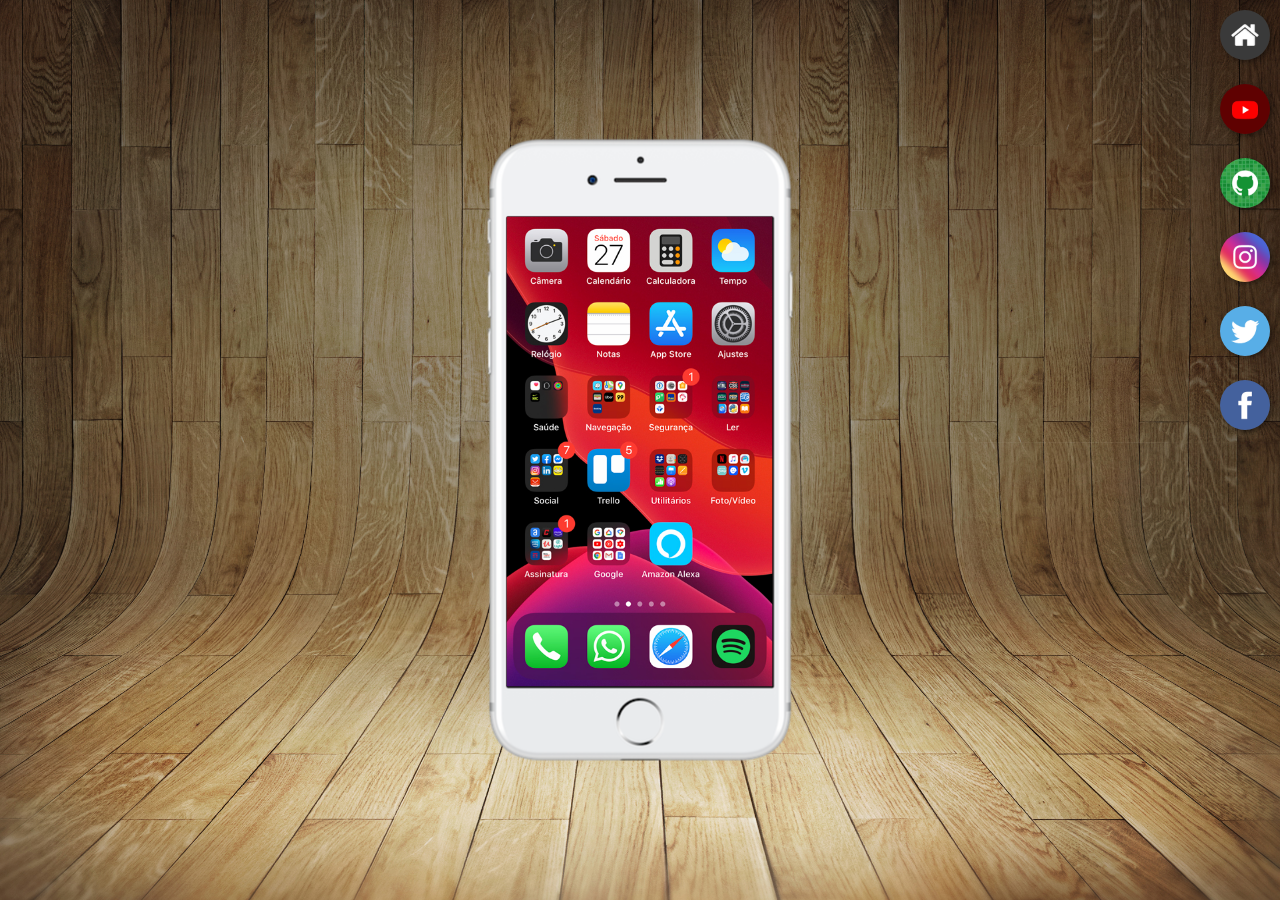
<file: index.html>
<!DOCTYPE html>
<html lang="pt-br">
<head>
    <meta charset="UTF-8">
    <meta name="viewport" content="width=device-width, initial-scale=1.0">
    <link rel="shortcut icon" href="games_folder_file_10560.ico" type="image/x-icon">
    <title>Projeto Redes Sociais</title>
    <link rel="stylesheet" href="estilo/style.css">
</head>
<body>
    <main>
        <section id="telefone">
            <iframe src="home.html" frameborder="0" name="tela" id="tela"></iframe>
        </section>
        <section id="redes-sociais">
            <a href="home.html" target="tela"> <img src="imagens/logo-home.jpg" alt="home"></a><br>
            <a href="youtube.html" target="tela"> <img src="imagens/logo-youtube.jpg" alt="youtube"></a><br>
            <a href="github.html" target="tela"> <img src="imagens/logo-github.jpg" alt="github"></a><br>
            <a href="instagram.html" target="tela"> <img src="imagens/logo-instagram.jpg" alt="instagram"></a><br>
            <a href="twitter.html" target="tela"> <img src="imagens/logo-twitter.jpg" alt="twitter"></a><br>
            <a href="facebook.html" target="tela"><img src="imagens/logo-facebook.jpg" alt="facebook"></a>
        </section>


    </main>
</body>
</html>
</file>
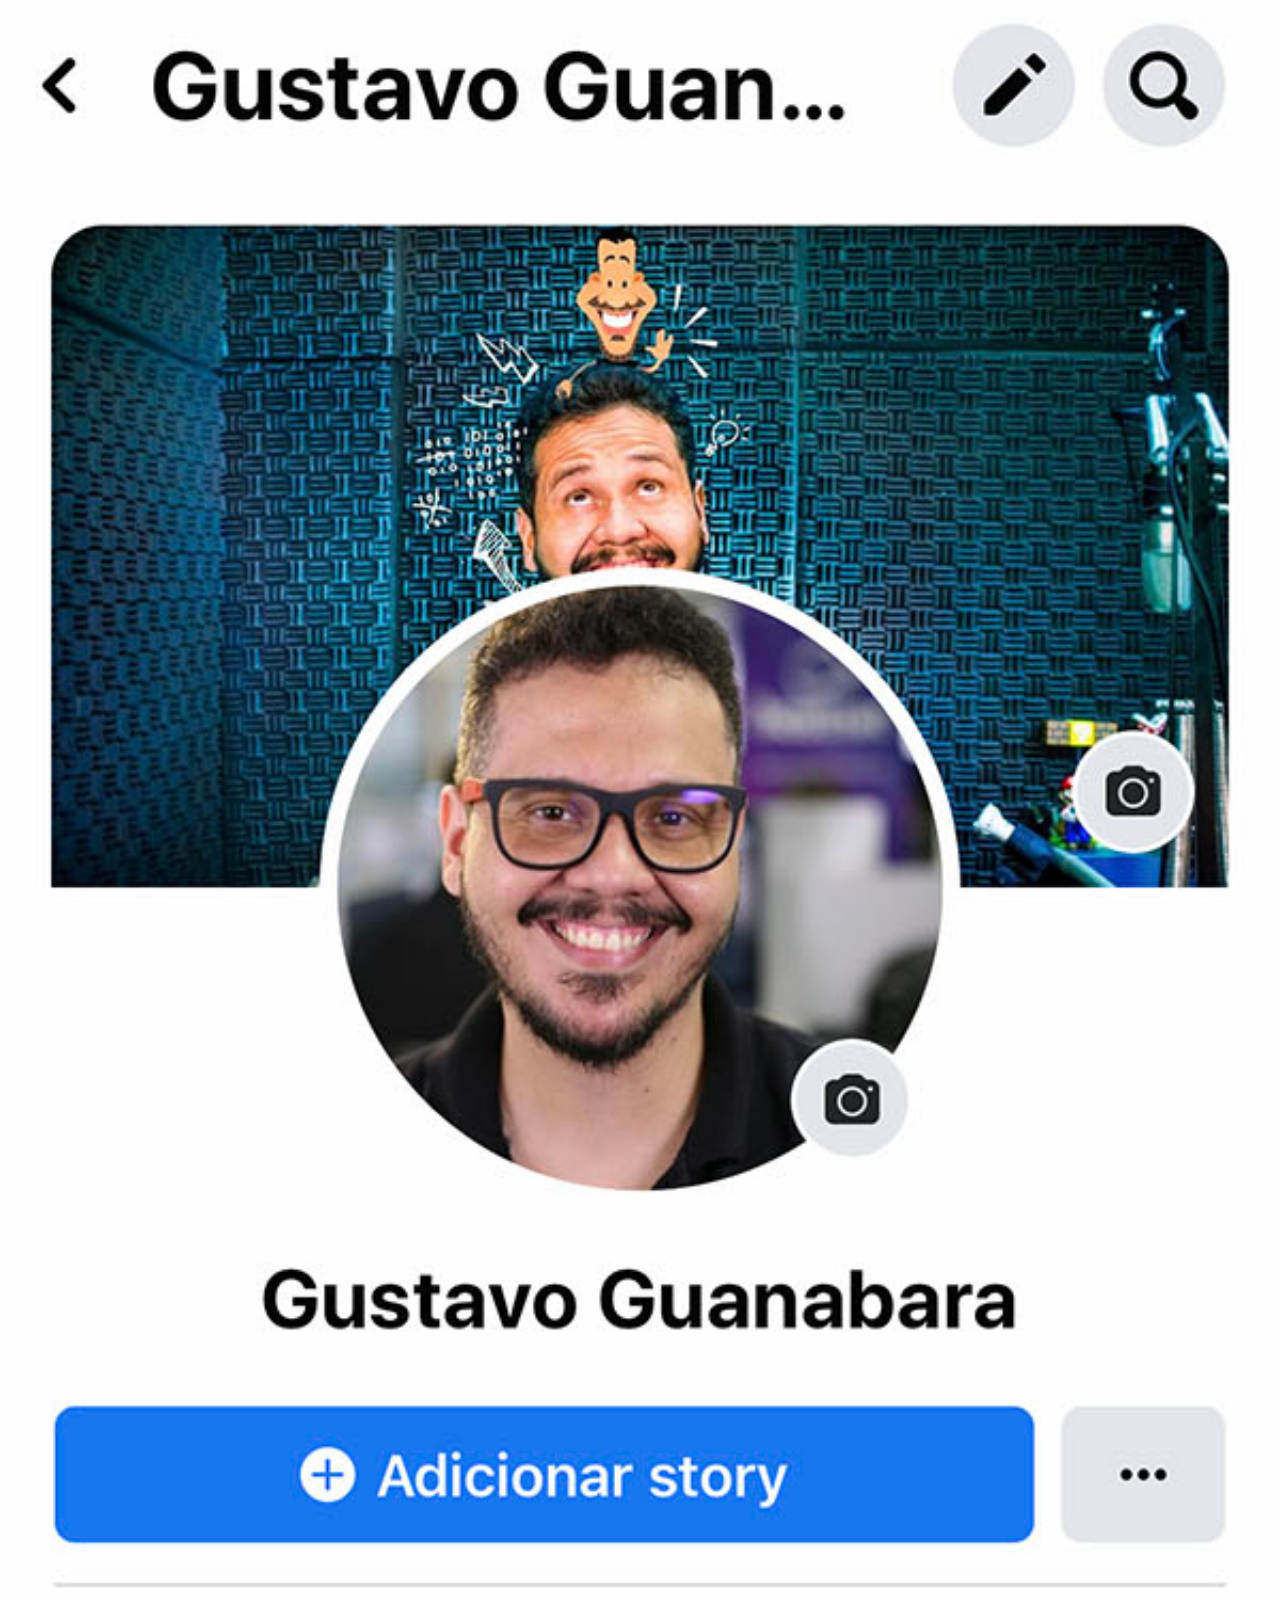
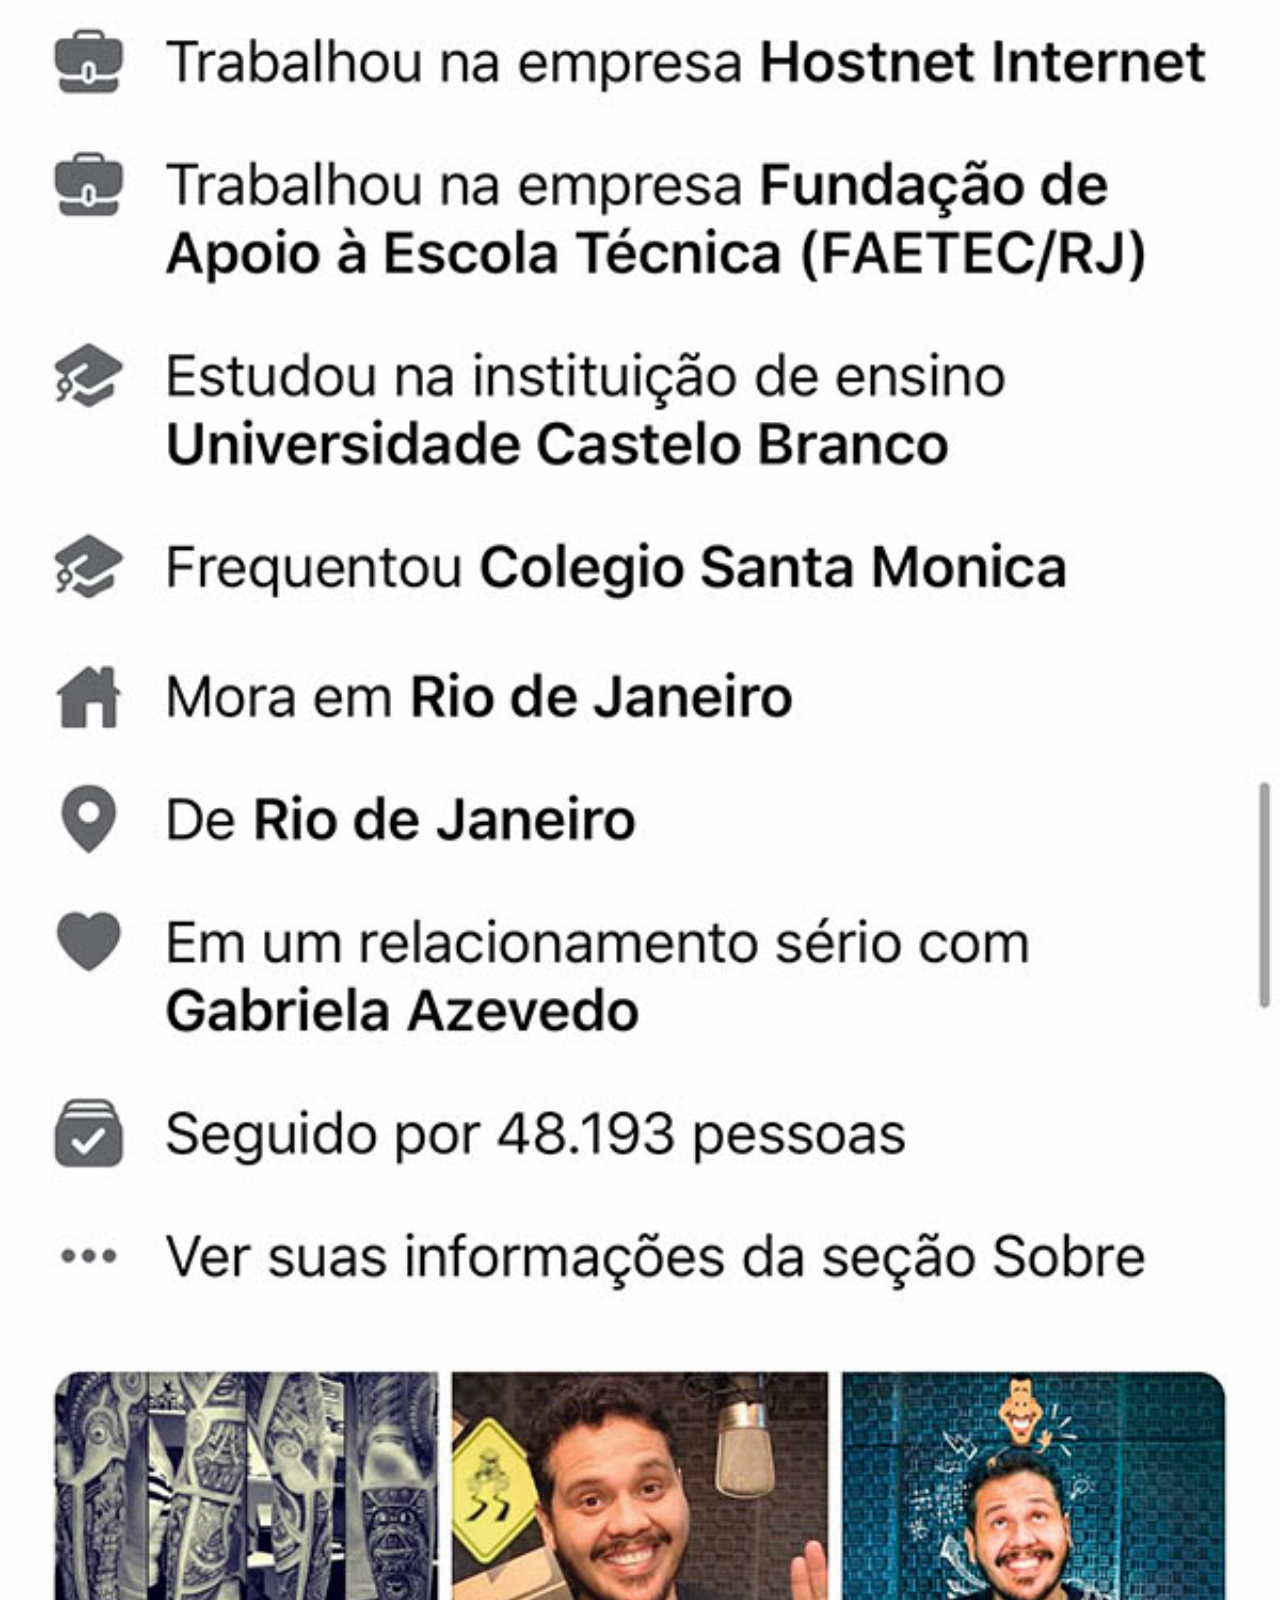
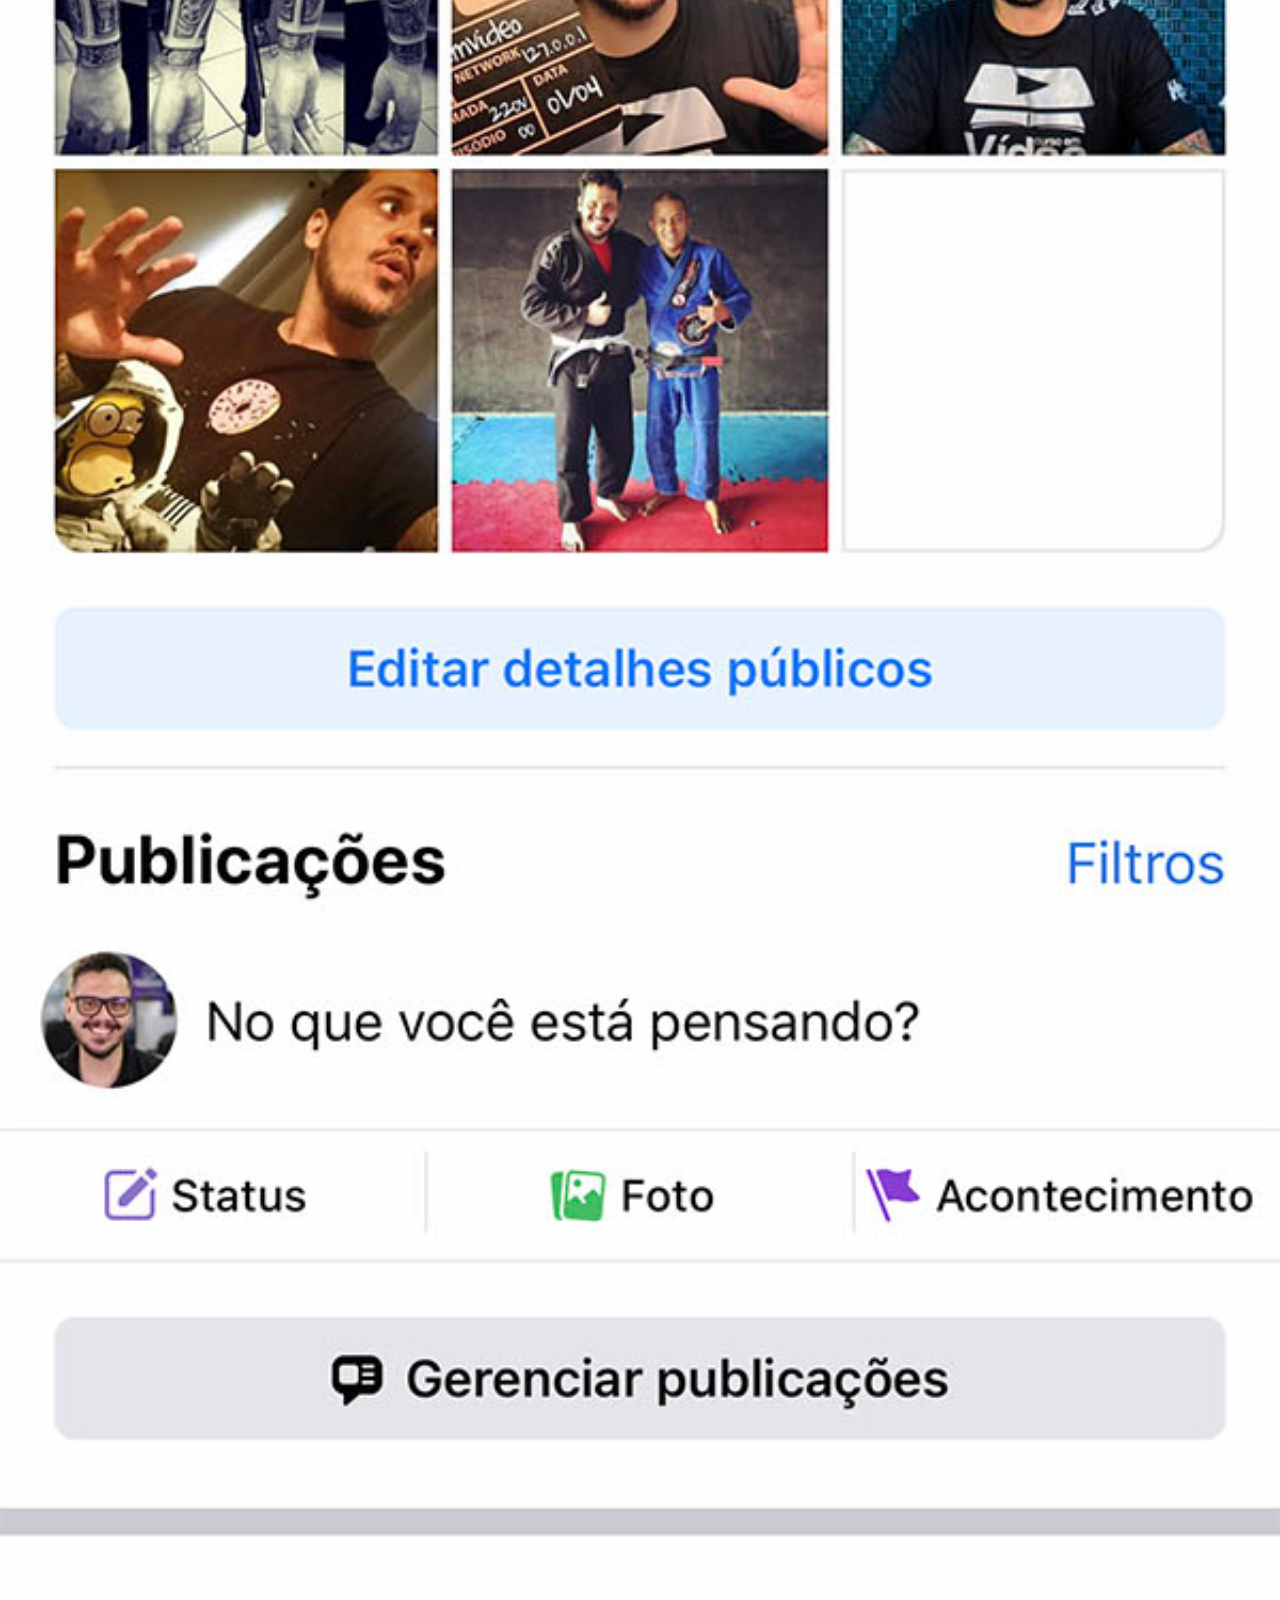
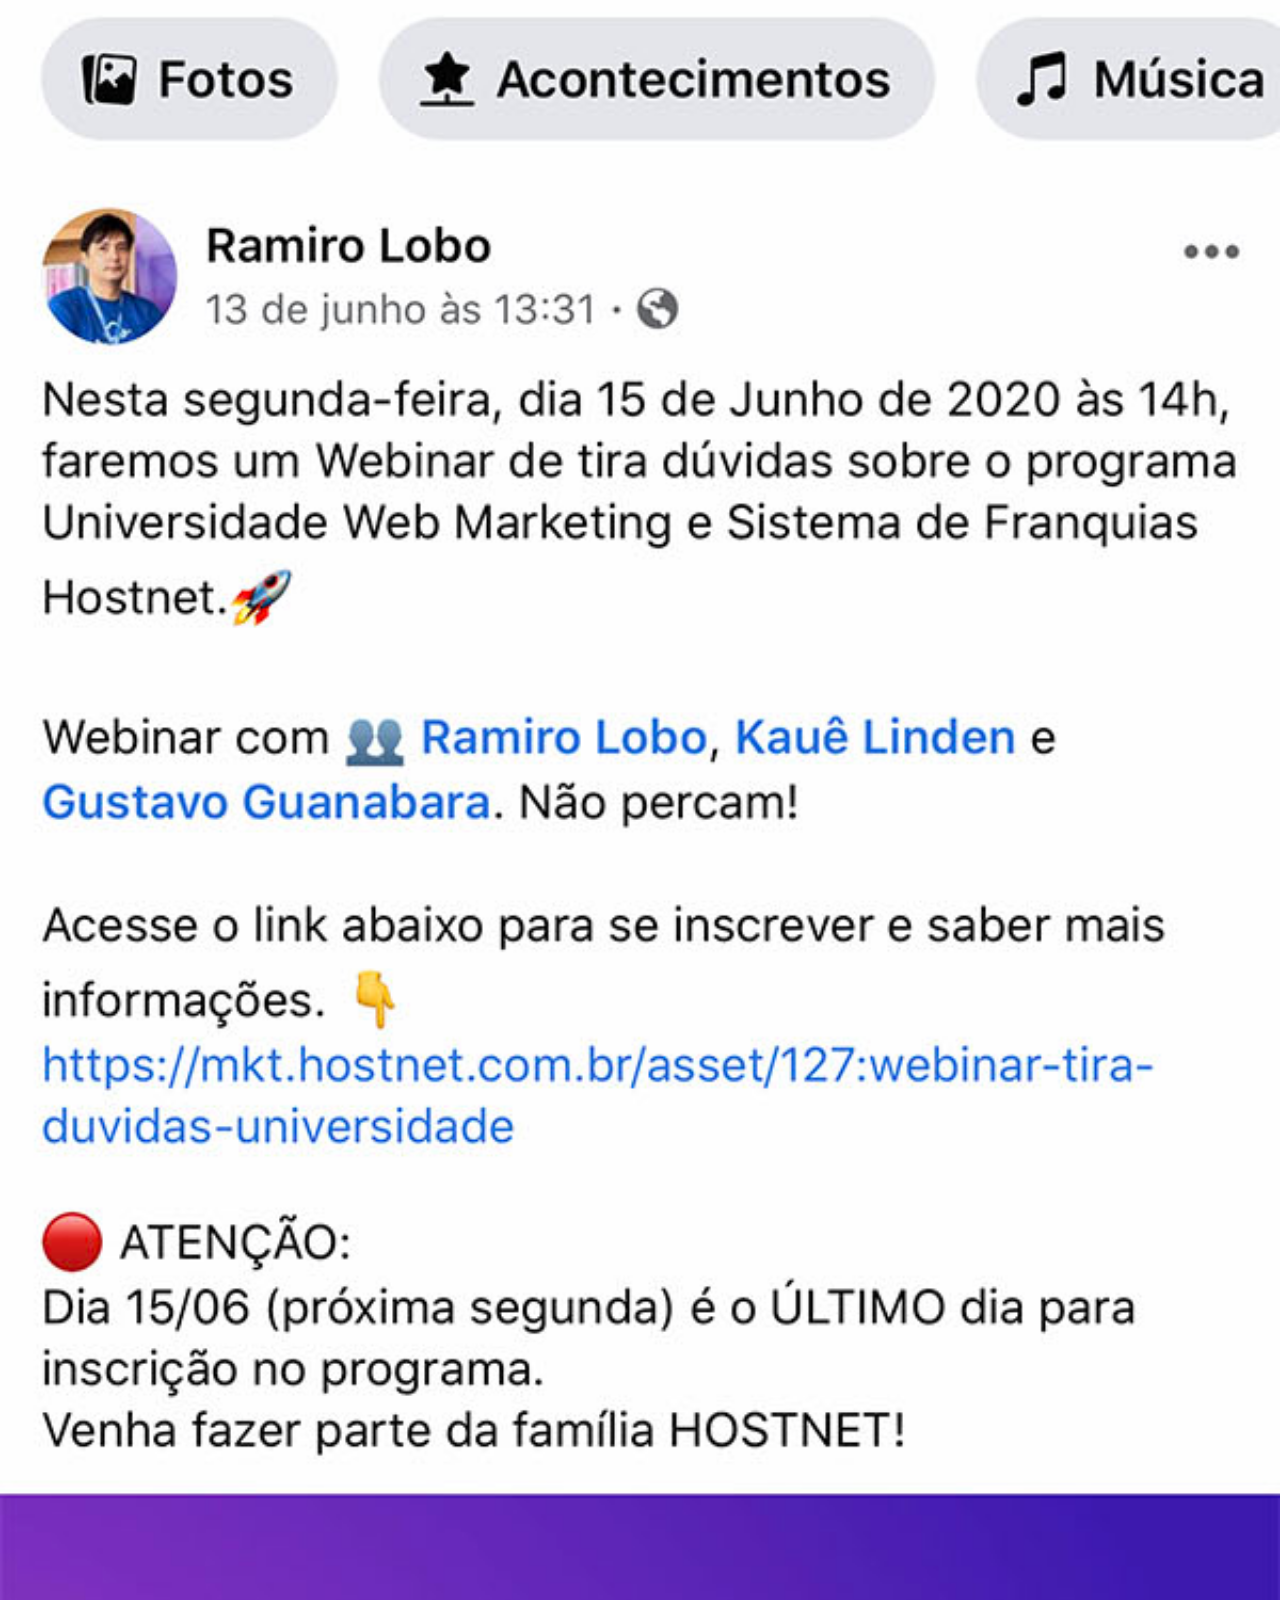
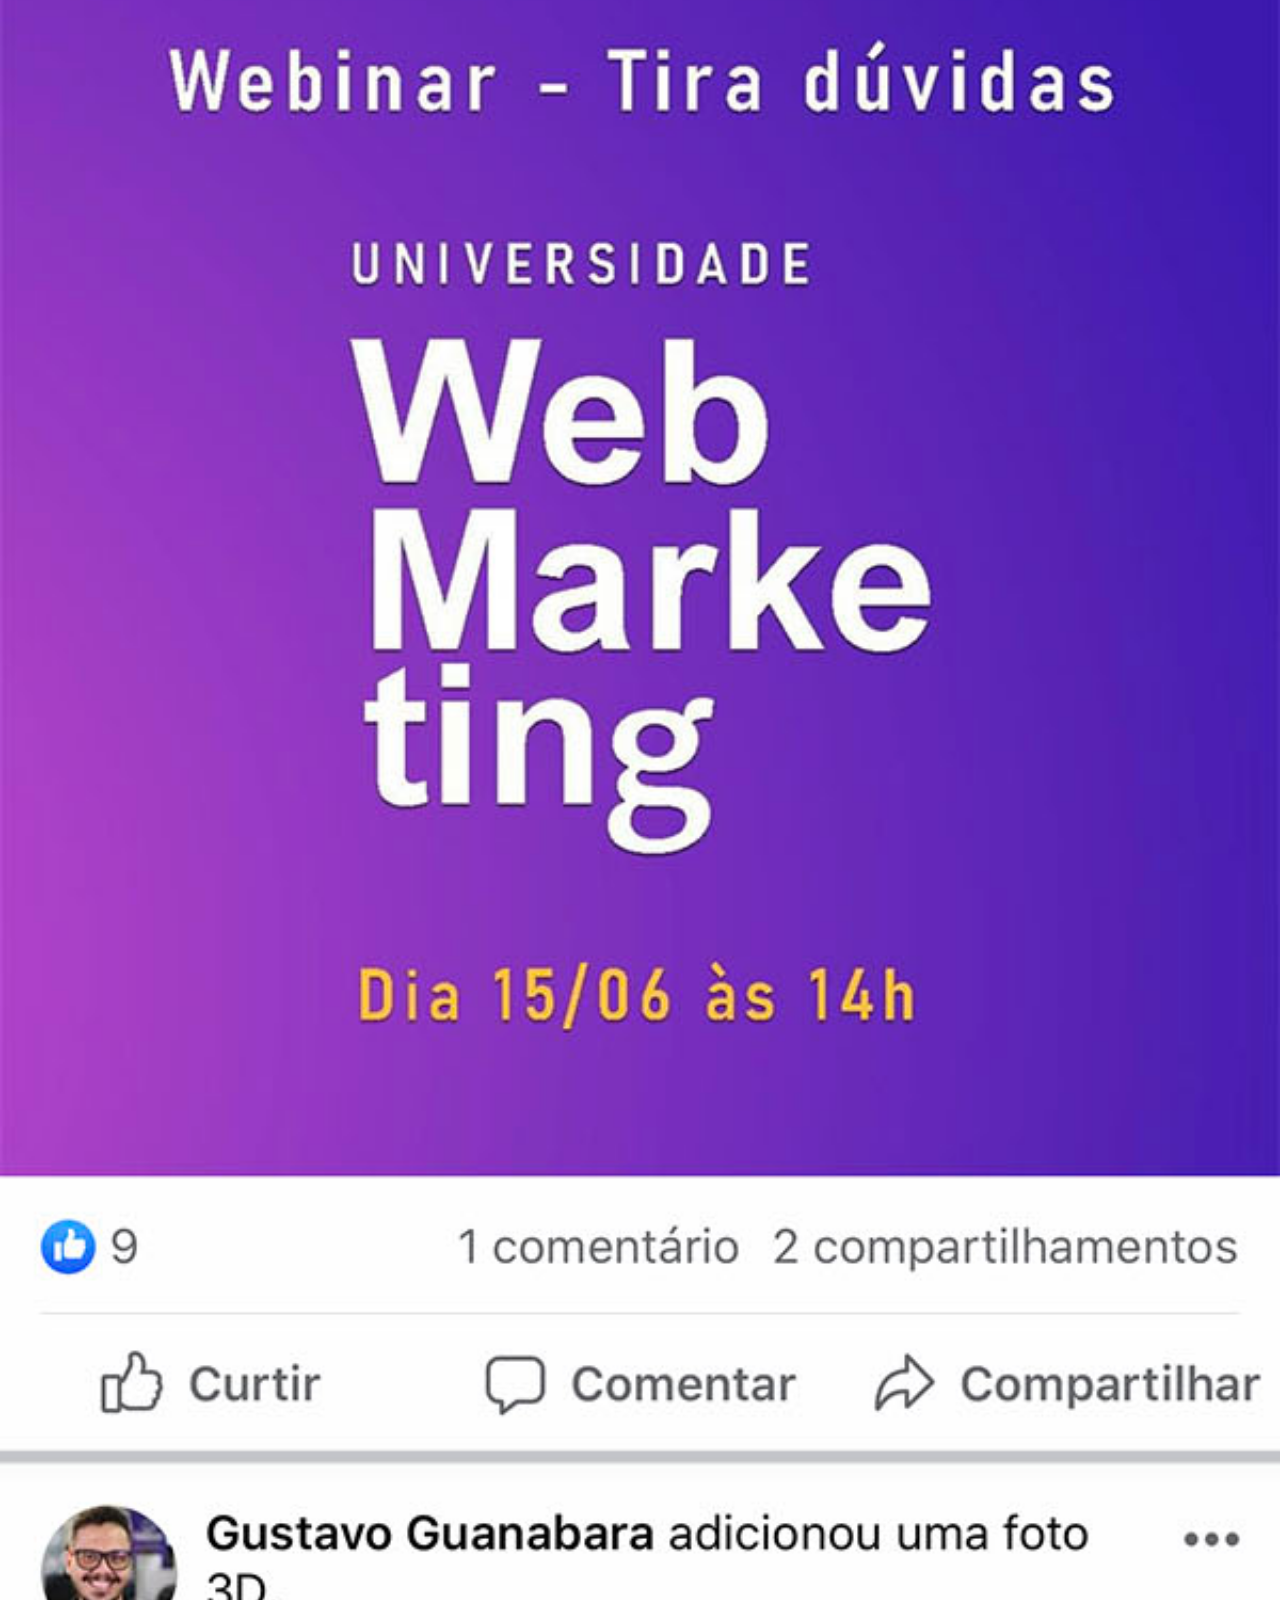
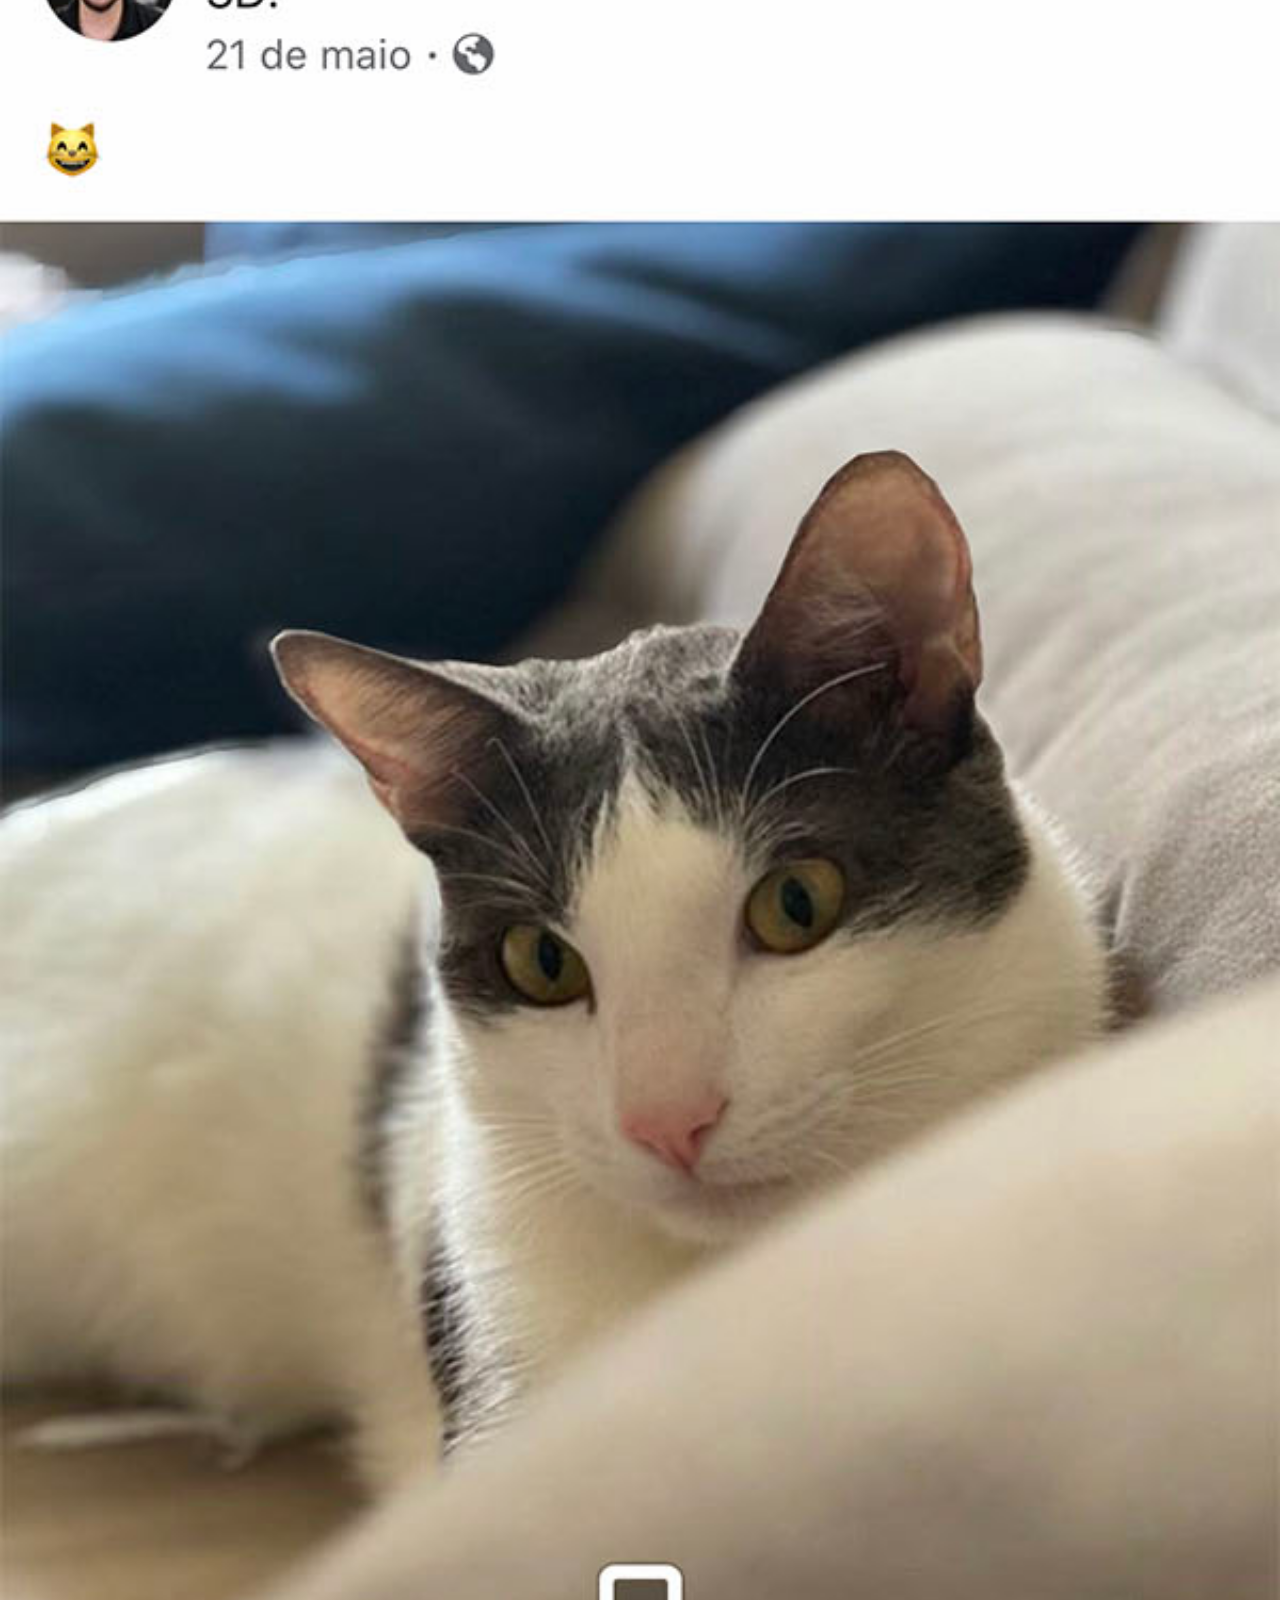
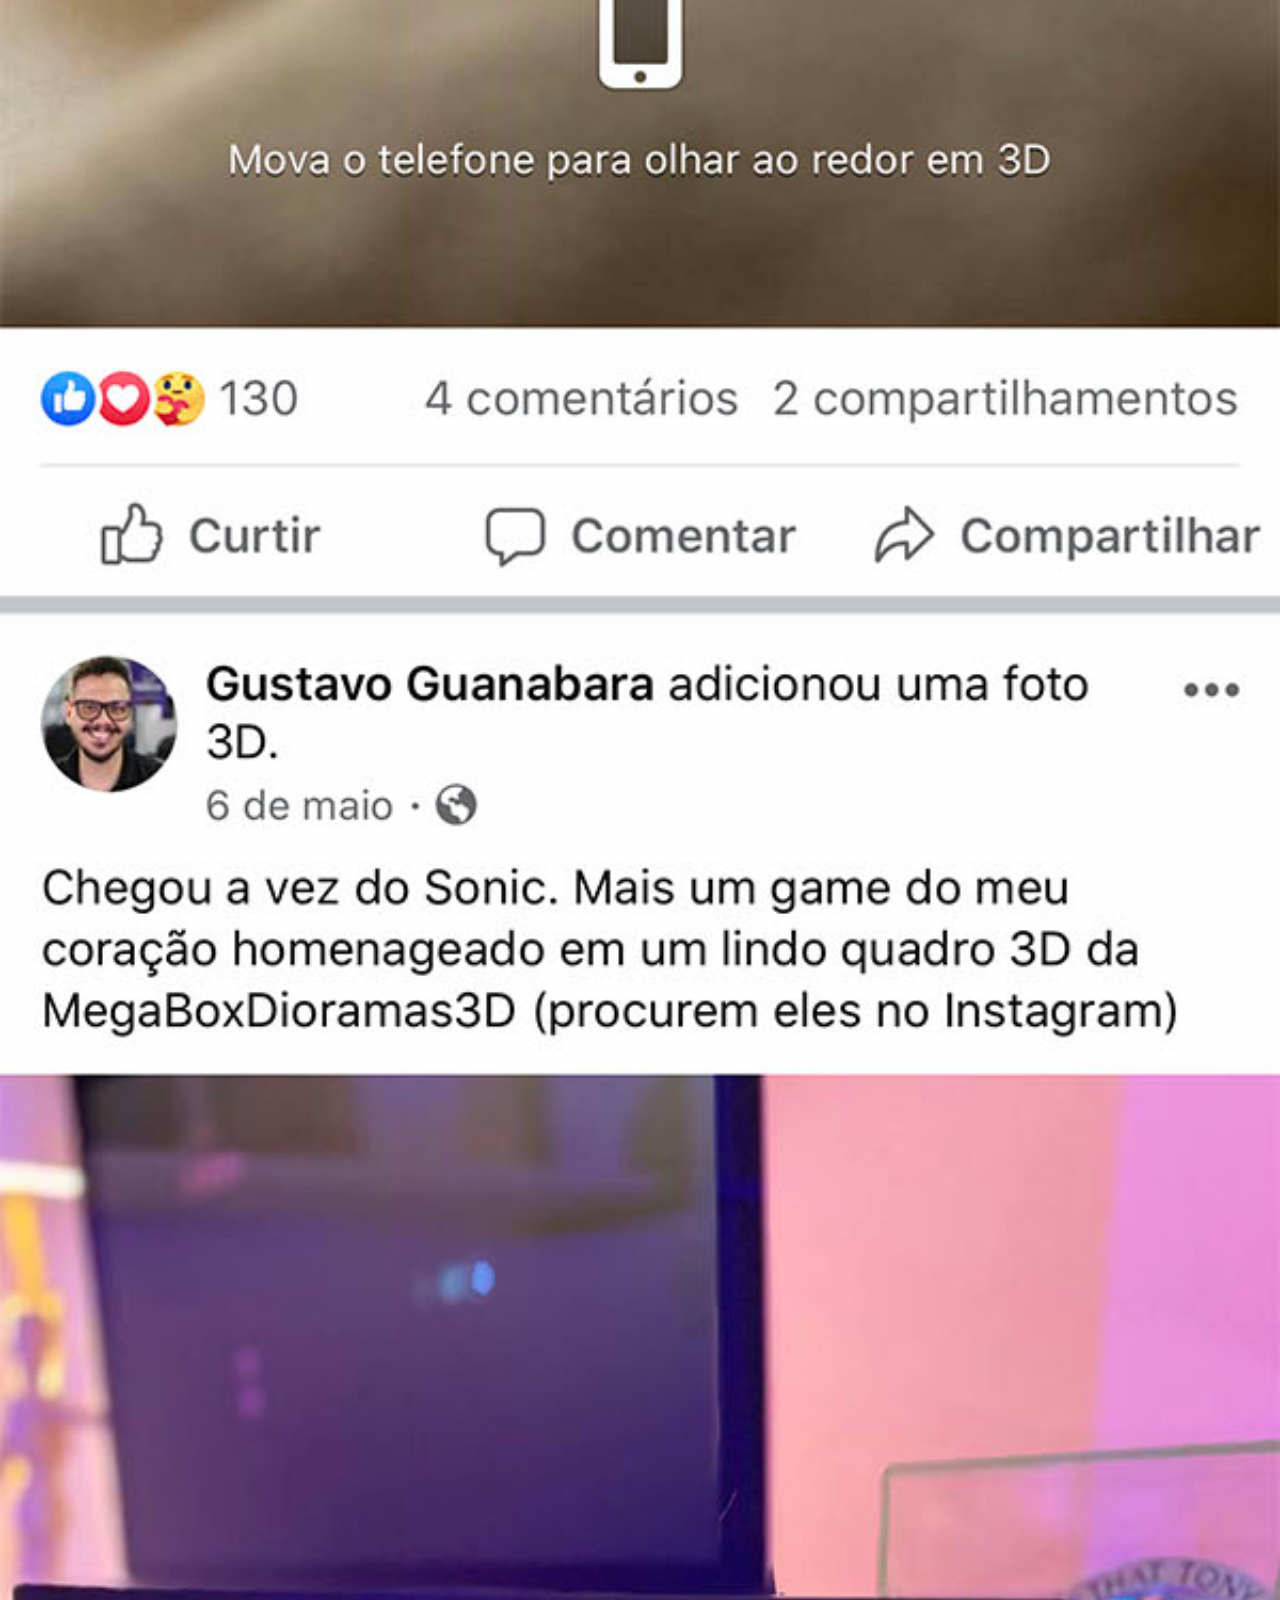
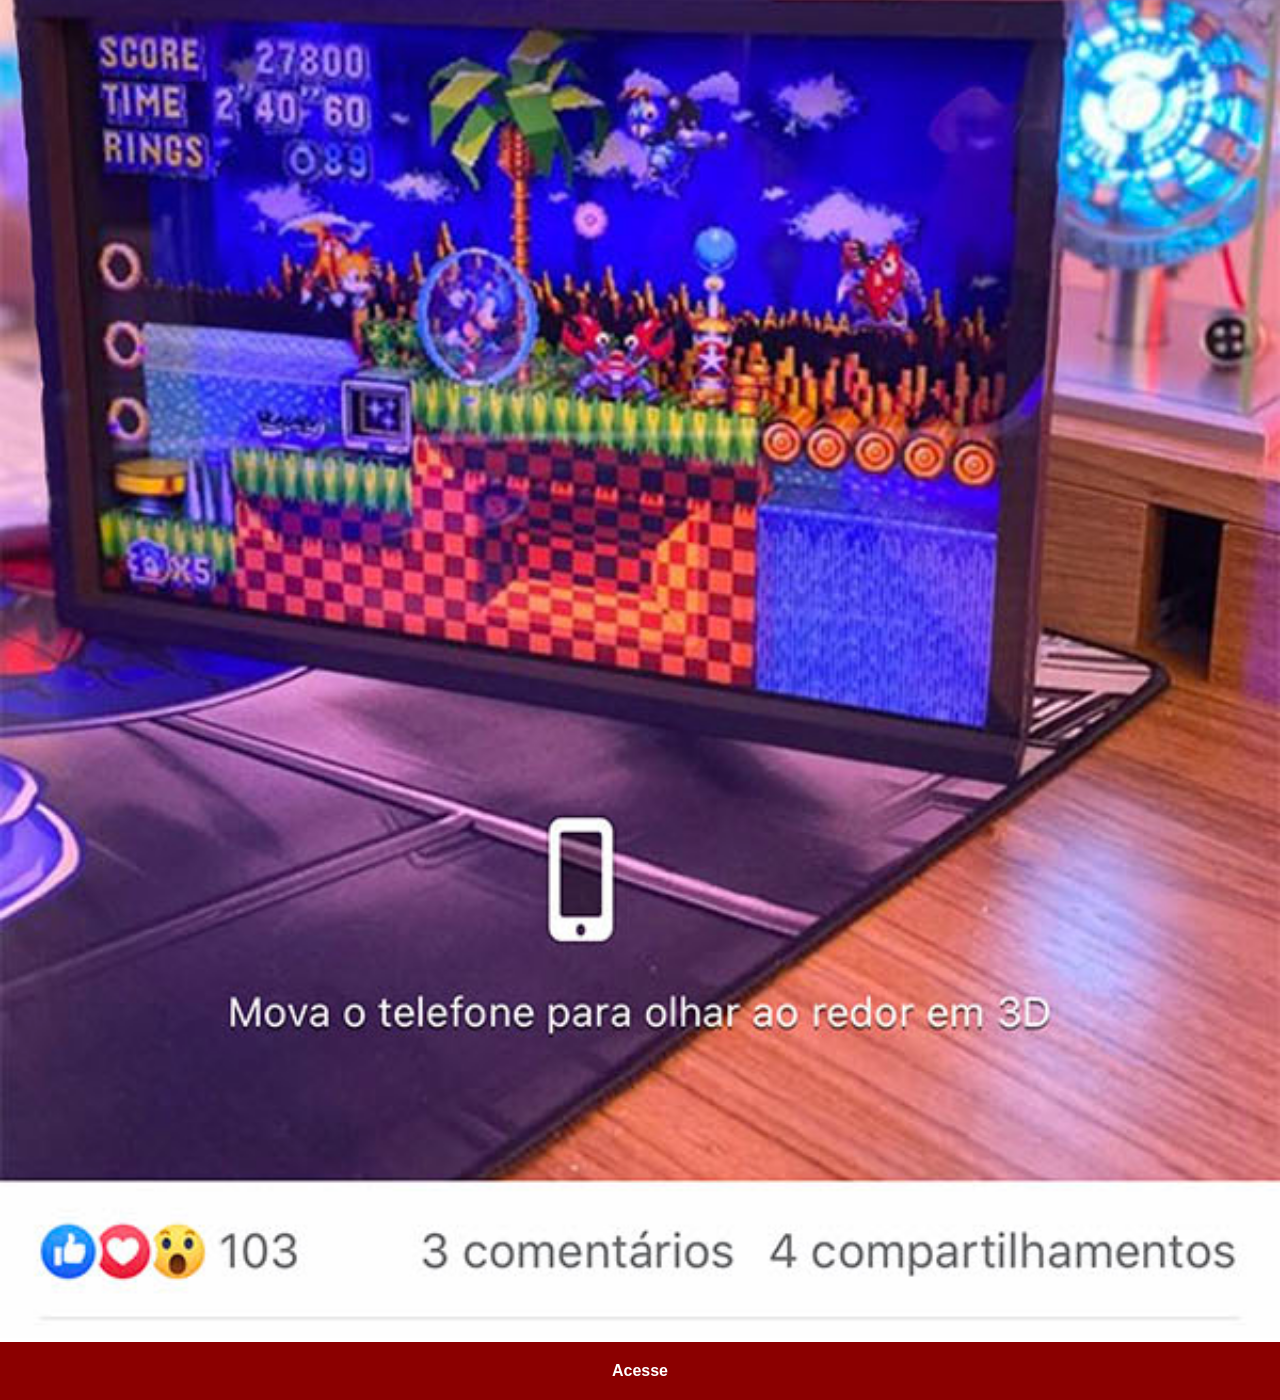
<file: facebook.html>
<!DOCTYPE html>
<html lang="pt-br">
<head>
    <meta charset="UTF-8">
    <meta name="viewport" content="width=device-width, initial-scale=1.0">
    <title>Facebook</title>
    <link rel="stylesheet" href="estilo/social.css">
</head>

<body>
    <img src="imagens/tela-facebook.jpg" alt="Facebook">
    <a href="https://www.facebook.com/gustavoguanabara/?locale=pt_BR" target="_blank">Acesse</a>
</body>
</html>
</file>
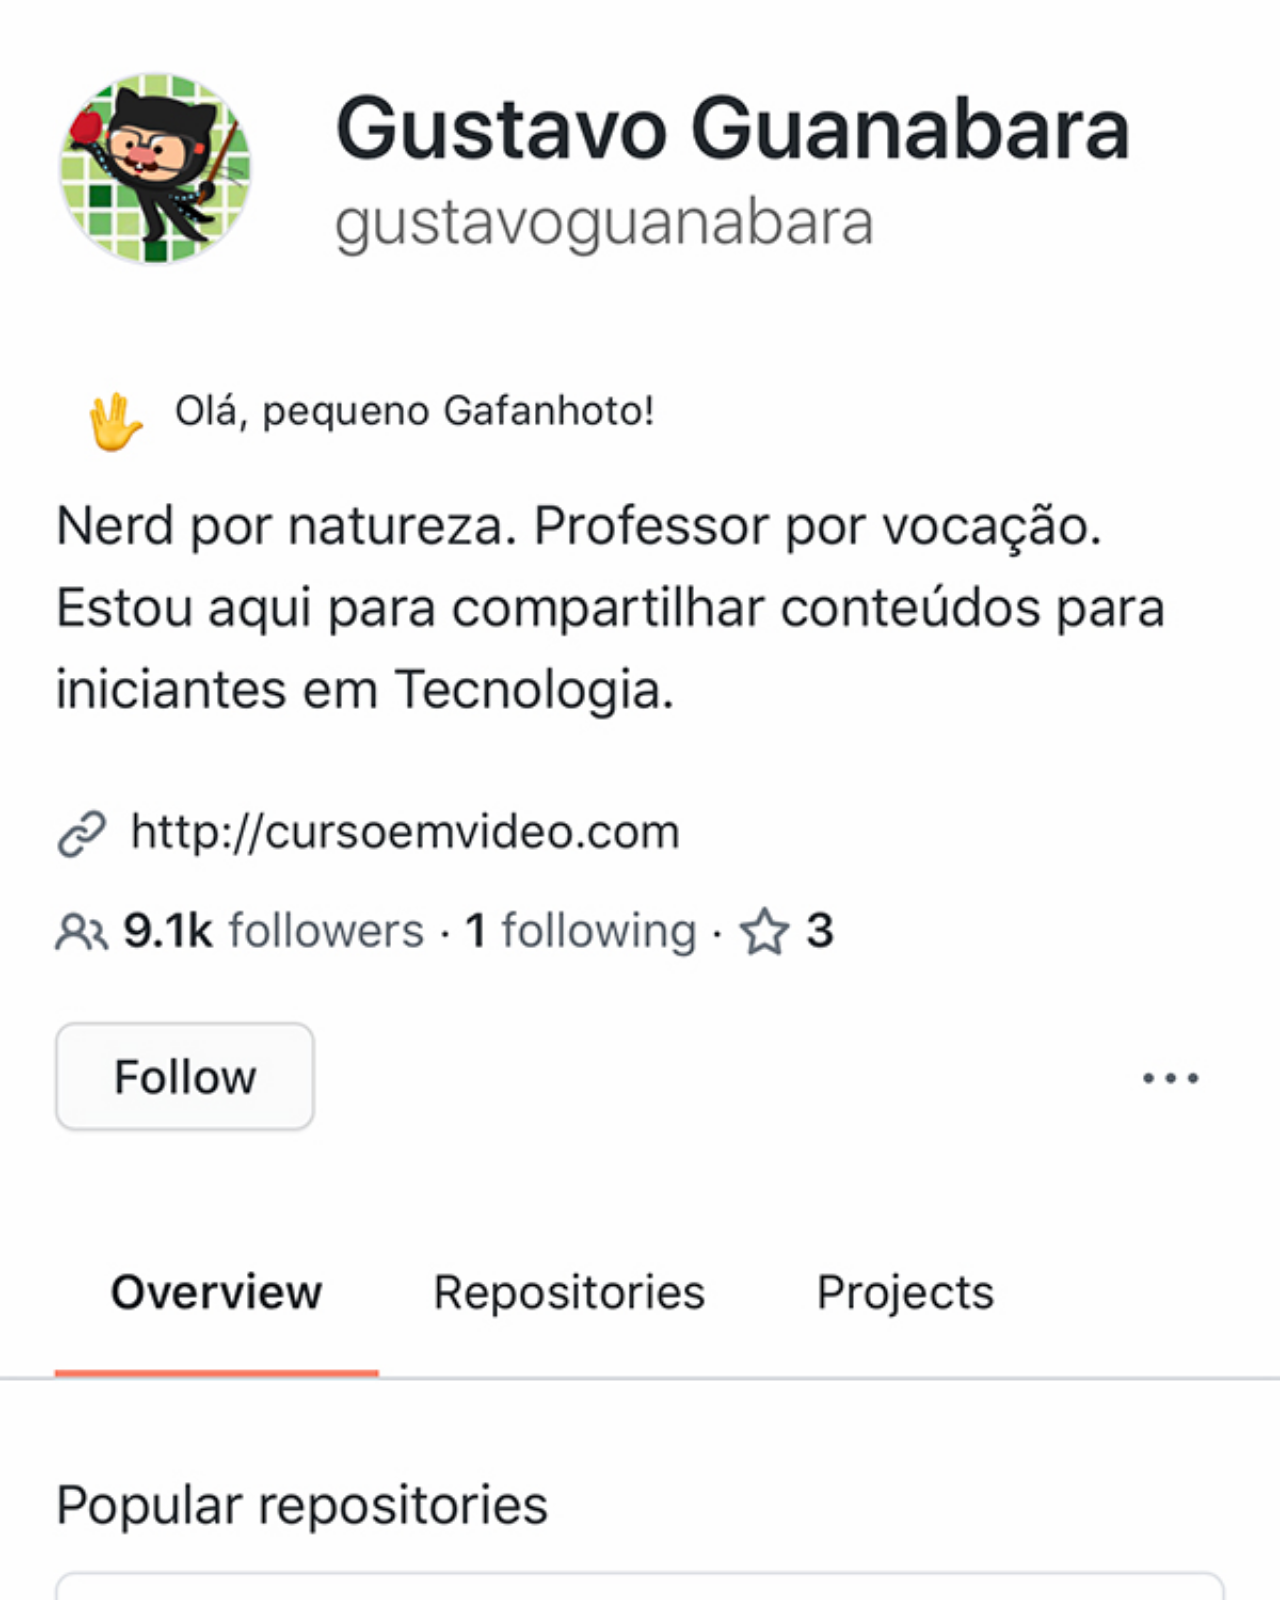
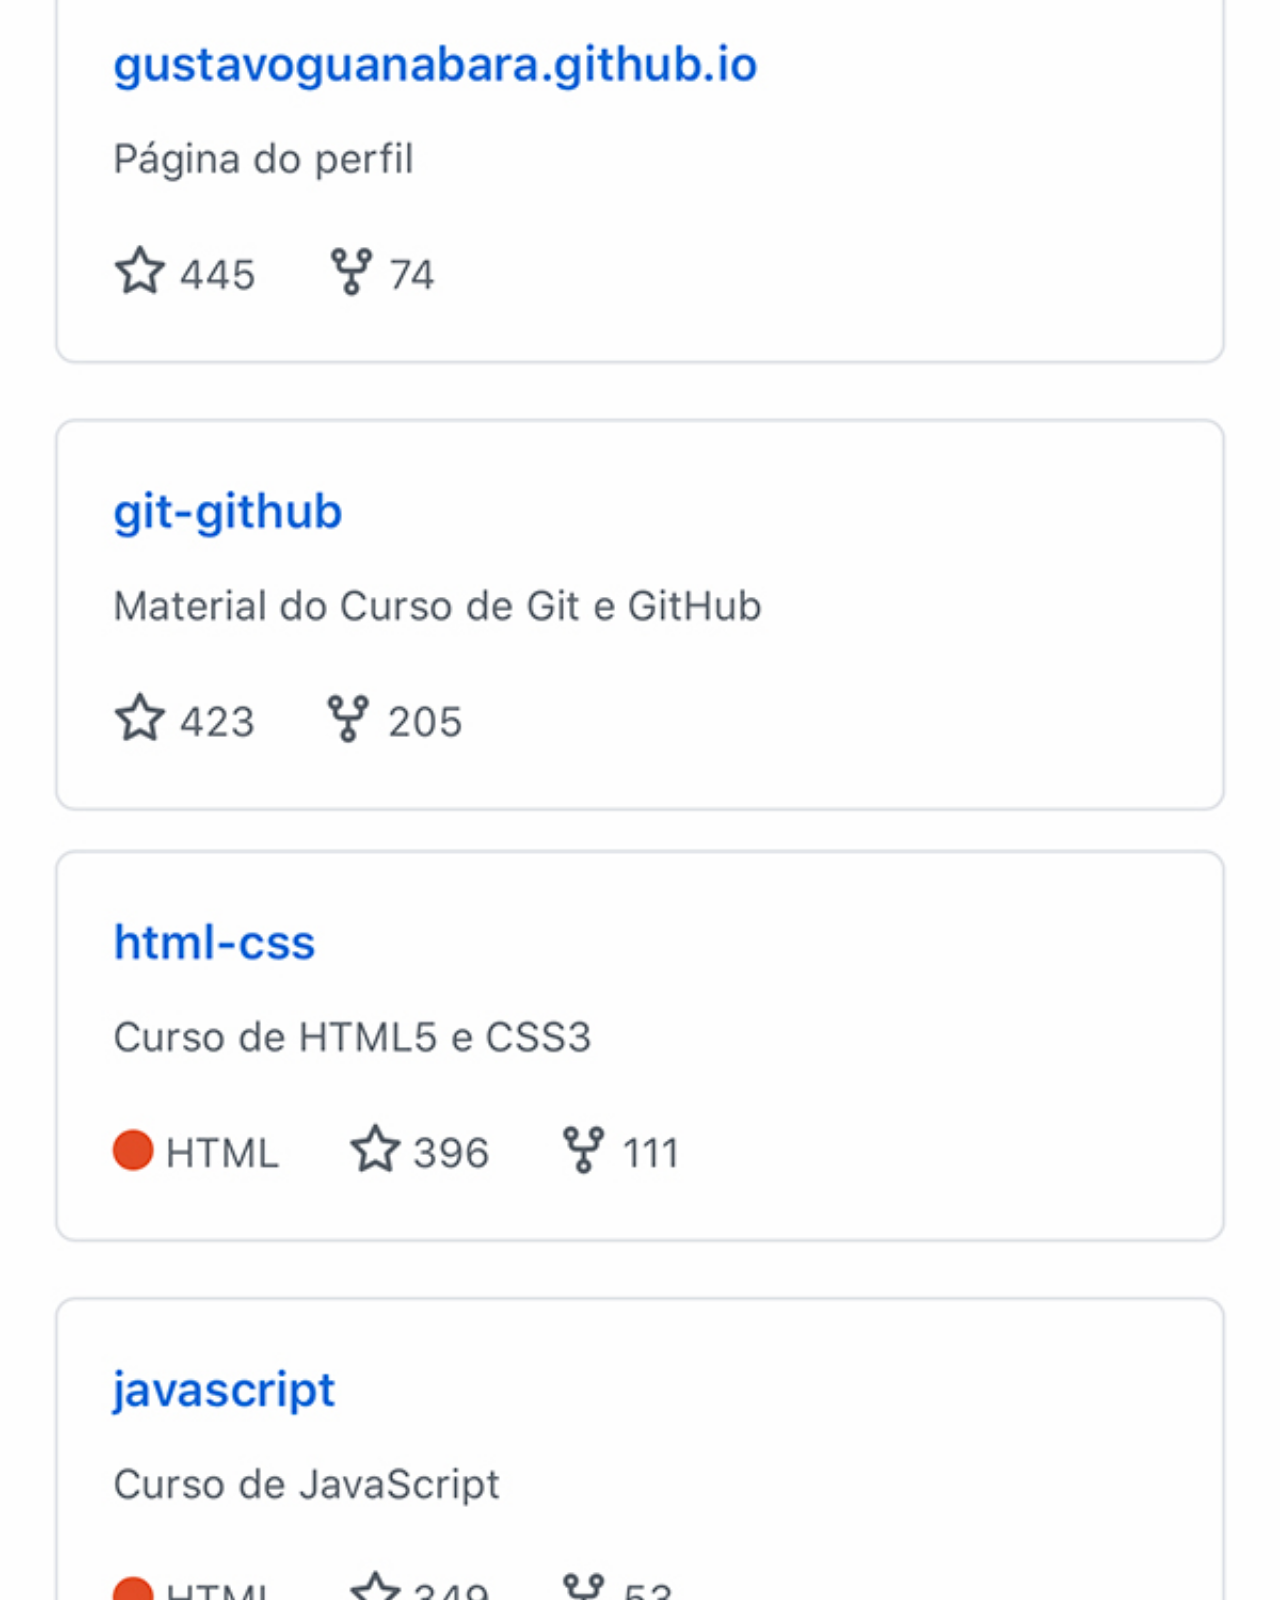
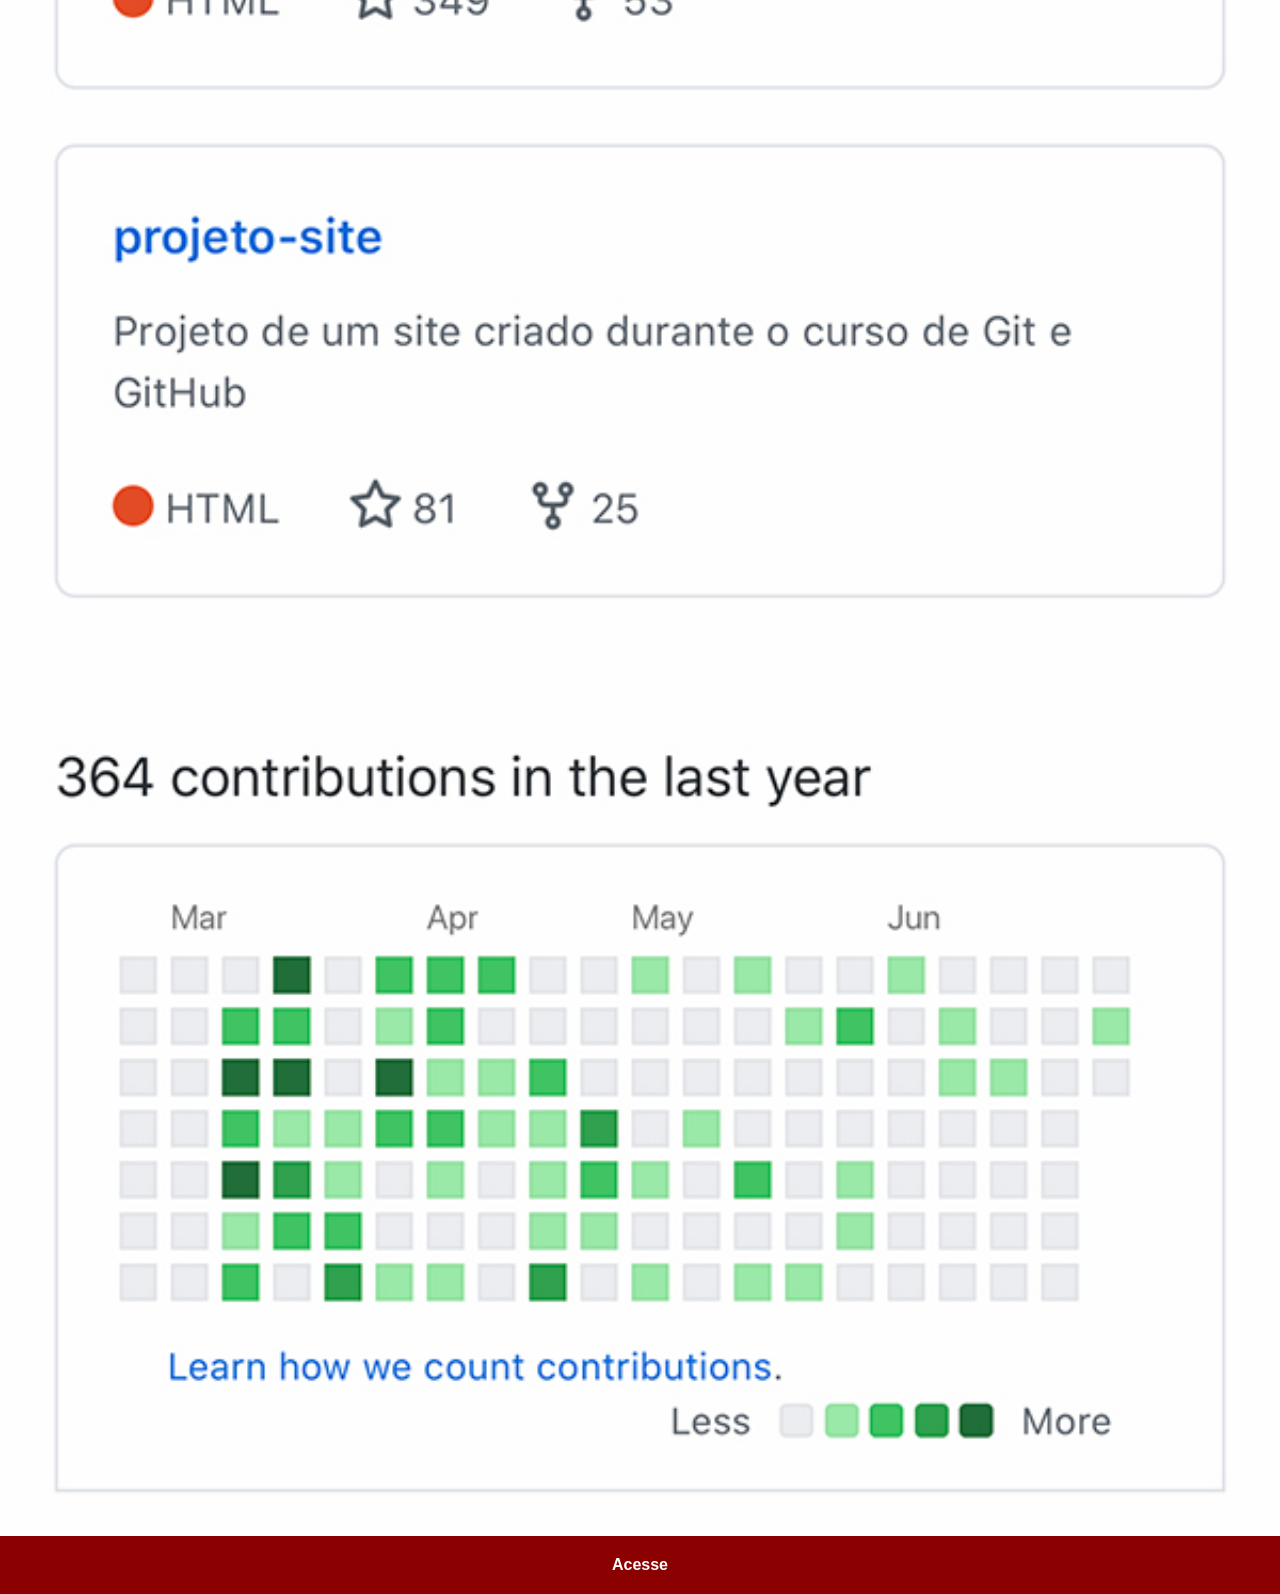
<file: github.html>
<!DOCTYPE html>
<html lang="pt-br">
<head>
    <meta charset="UTF-8">
    <meta name="viewport" content="width=device-width, initial-scale=1.0">
    <title>GitHub</title>
    <link rel="stylesheet" href="estilo/social.css">
</head>
<body>
    <img src="imagens/tela-github.jpg" alt="Github">
    <a href="https://github.com/gustavoguanabara" target="_blank">Acesse</a>
</body>
</html>
</file>
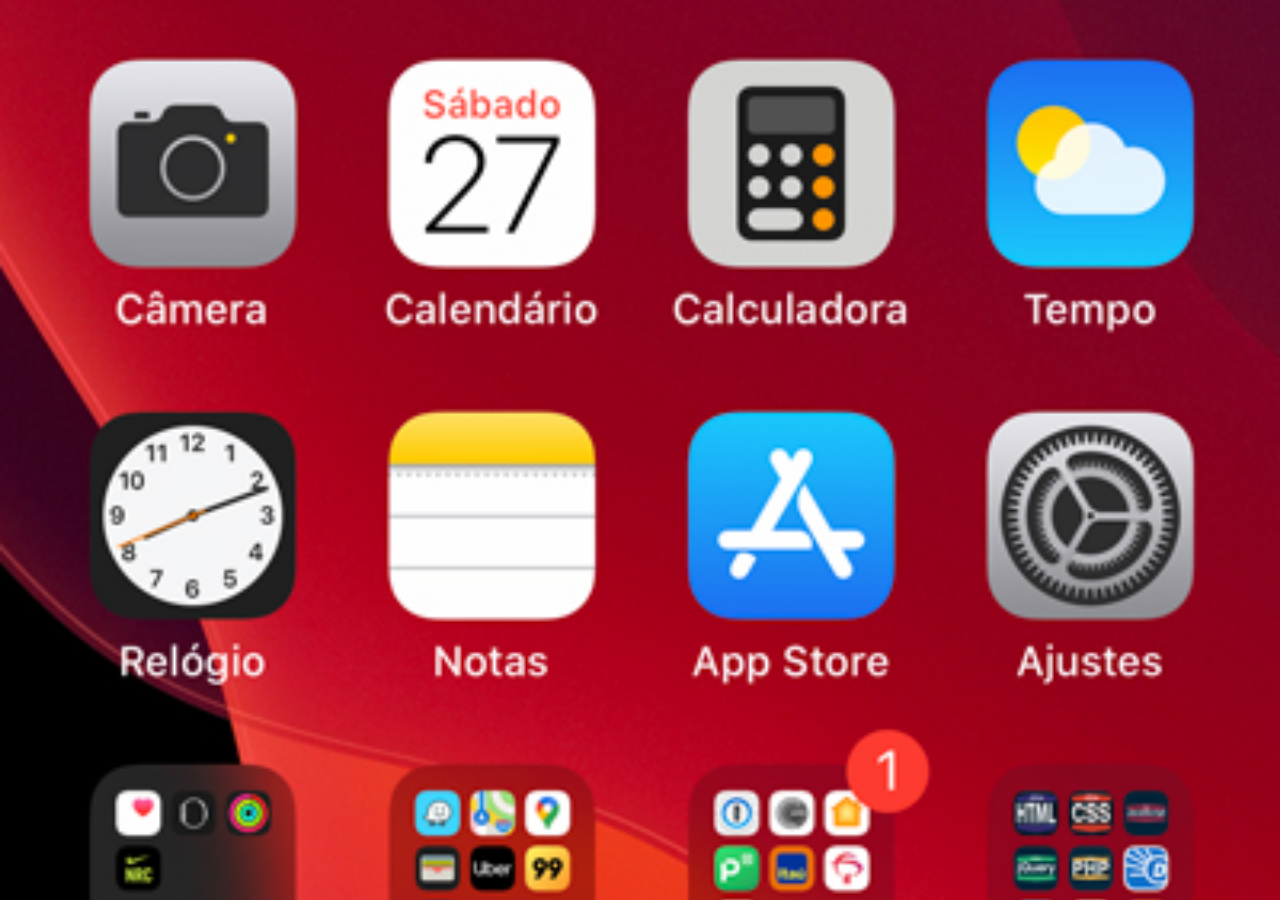
<file: home.html>
<!DOCTYPE html>
<html lang="pt-br">
<head>
    <meta charset="UTF-8">
    <meta name="viewport" content="width=device-width, initial-scale=1.0">
    <title>Home</title>
</head>
    <style>
        * {
            margin: 0;
            padding: 0;
        }

        body{
            height: 100vh;
            width: 100vw;
            background: black url(imagens/tela-home.jpg) no-repeat top center;
            background-size: cover;
        }

    </style>
<body>
    
</body>
</html>
</file>
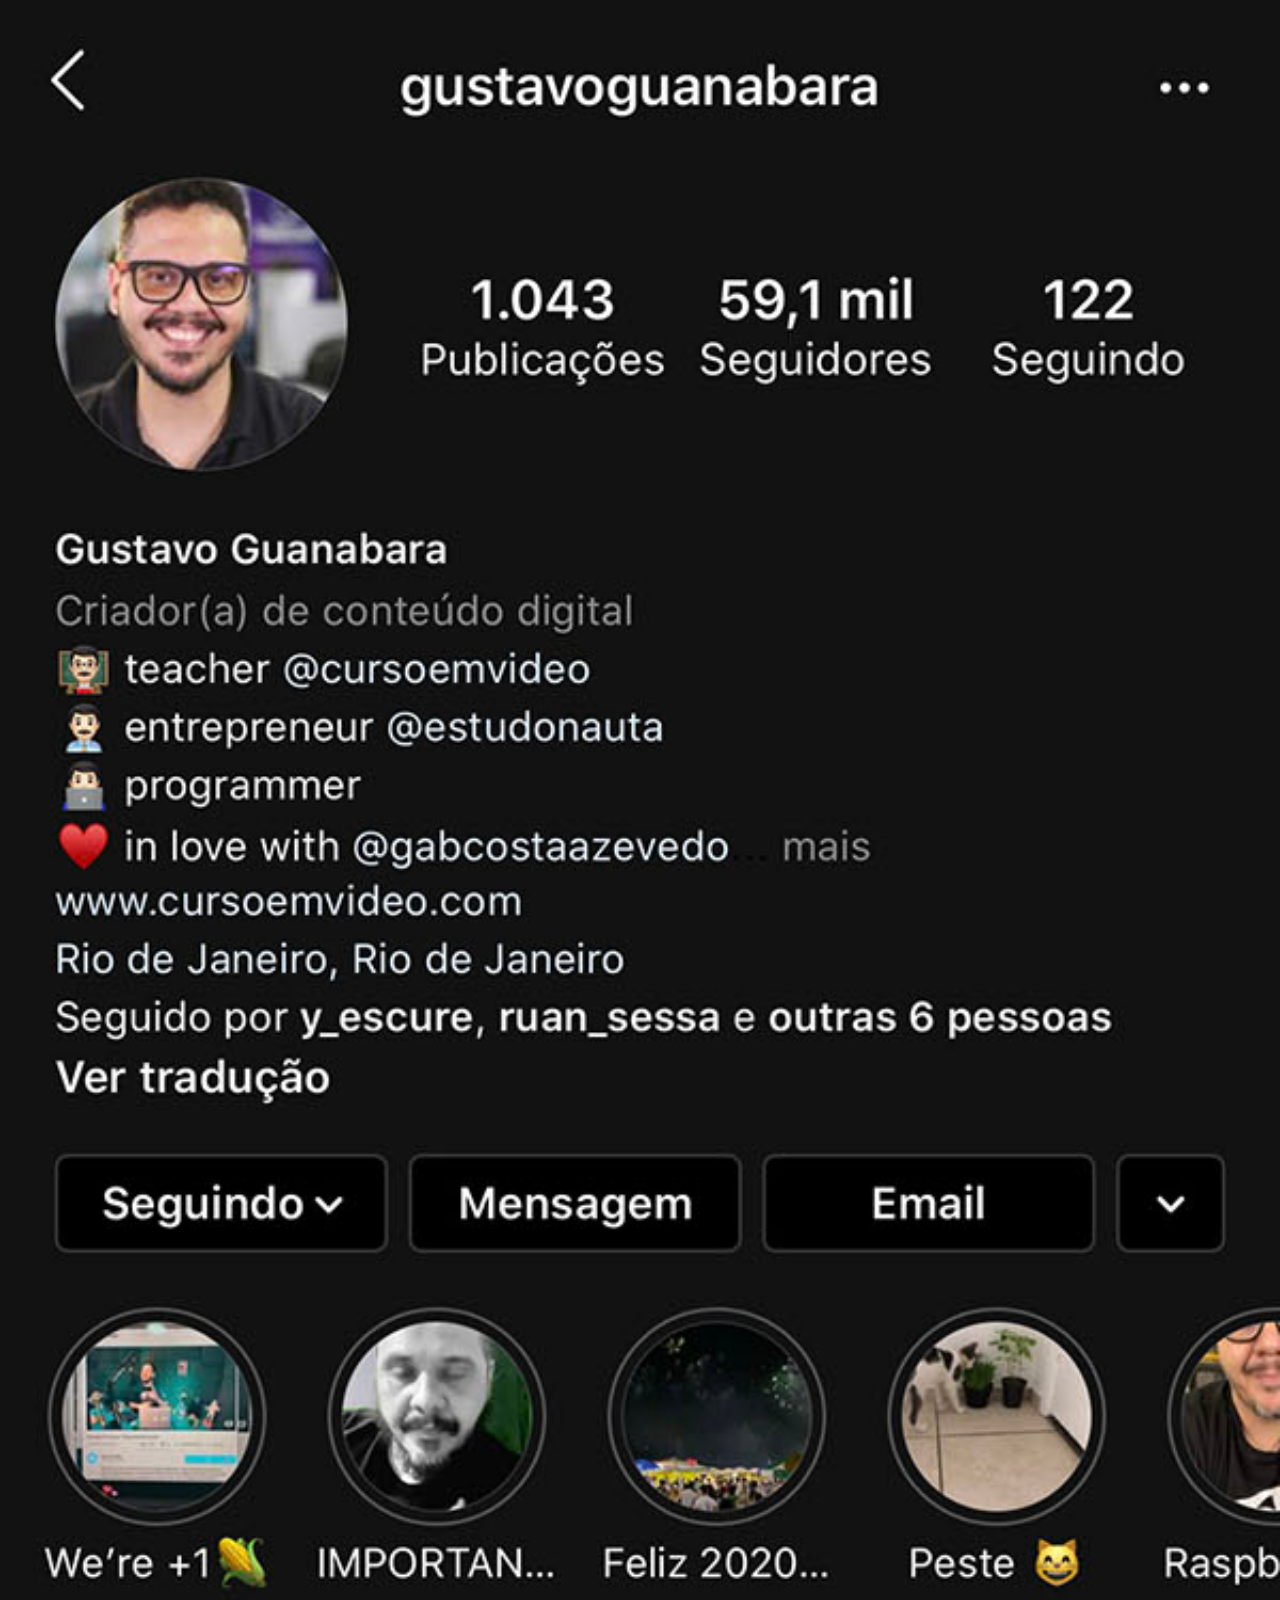
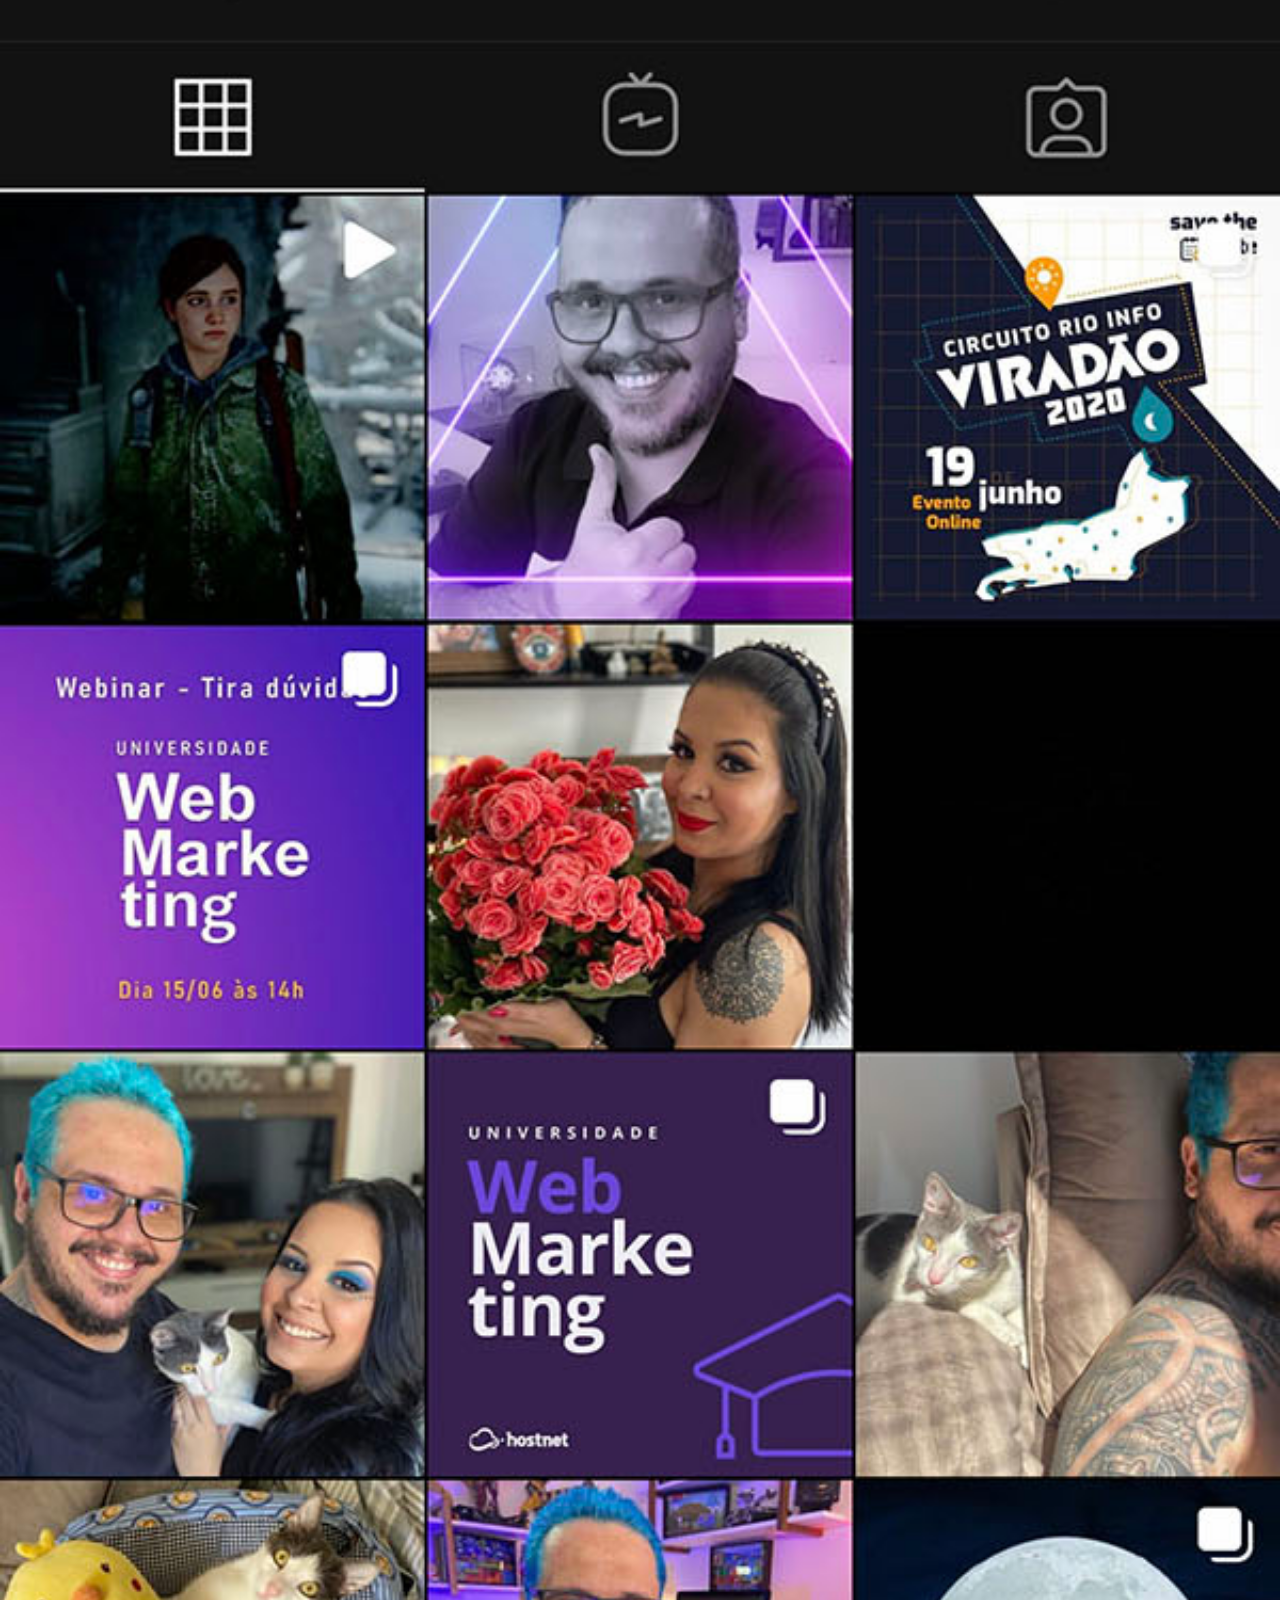
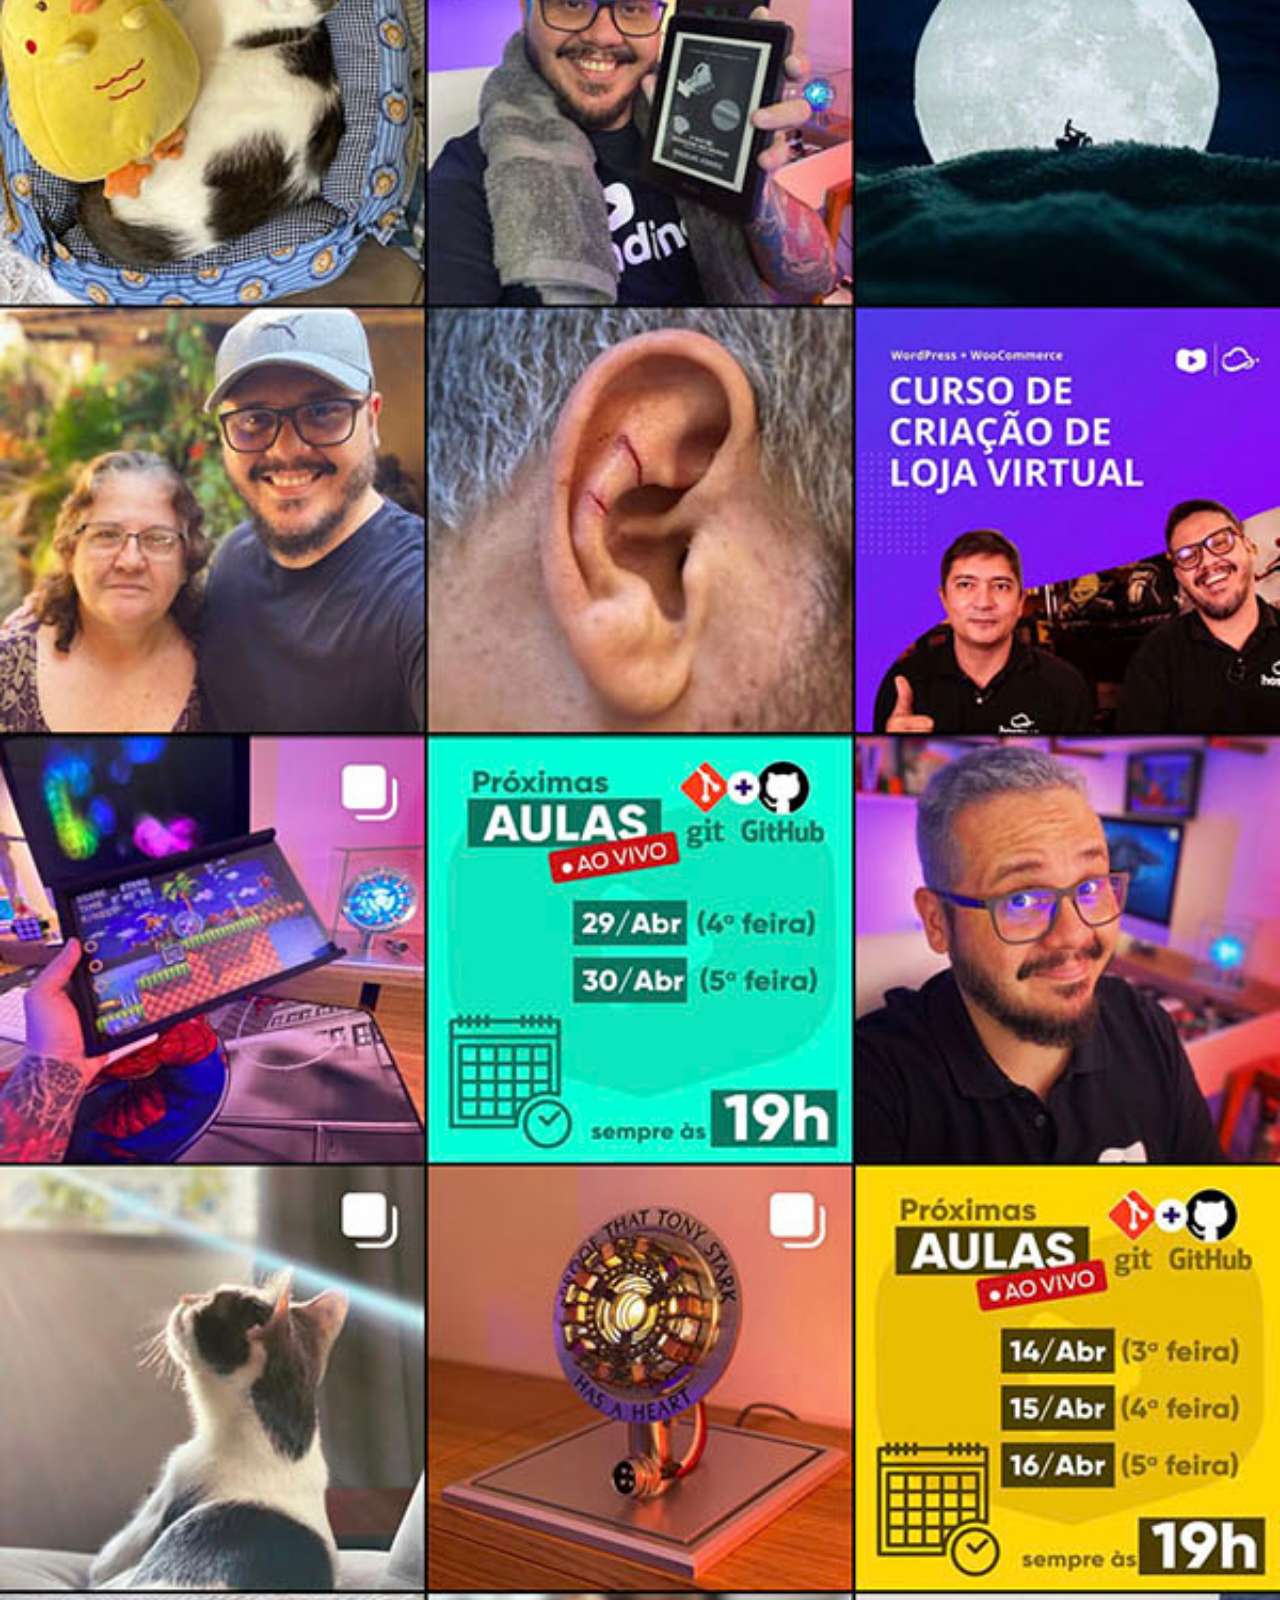
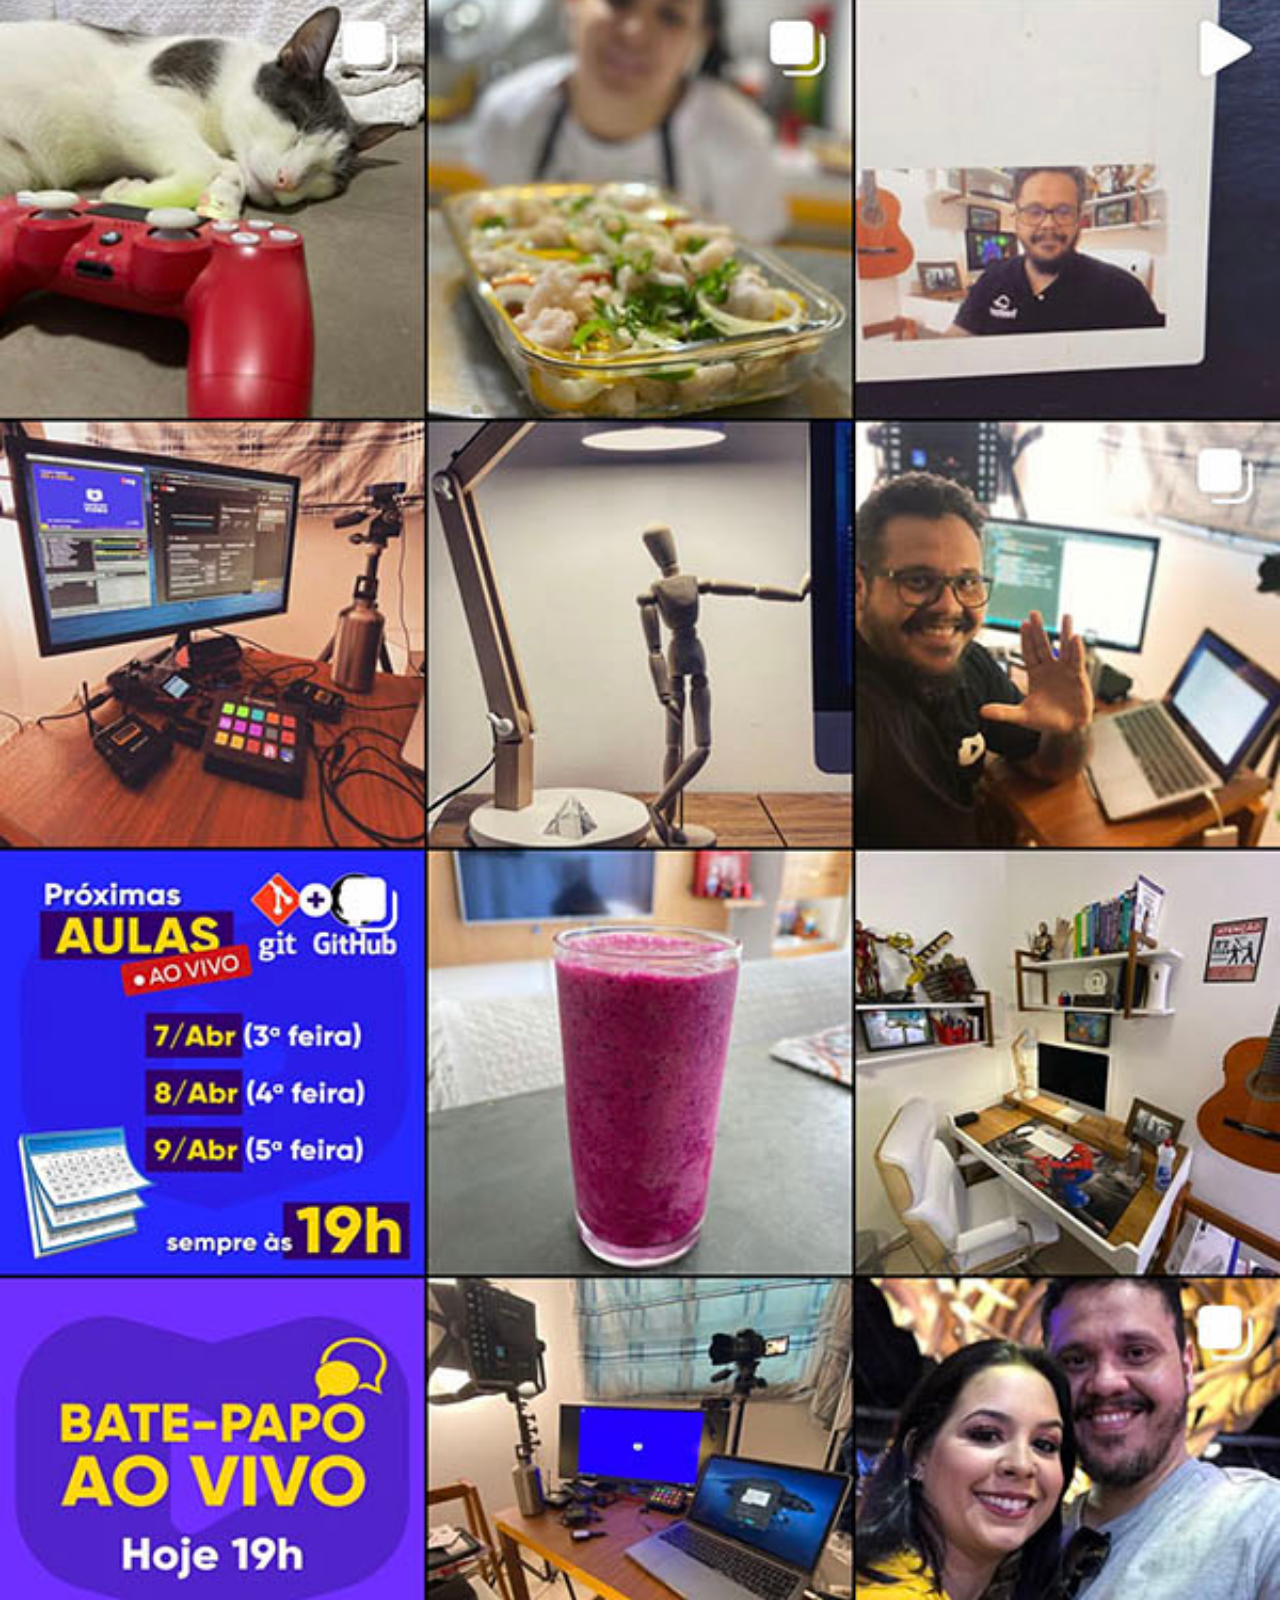
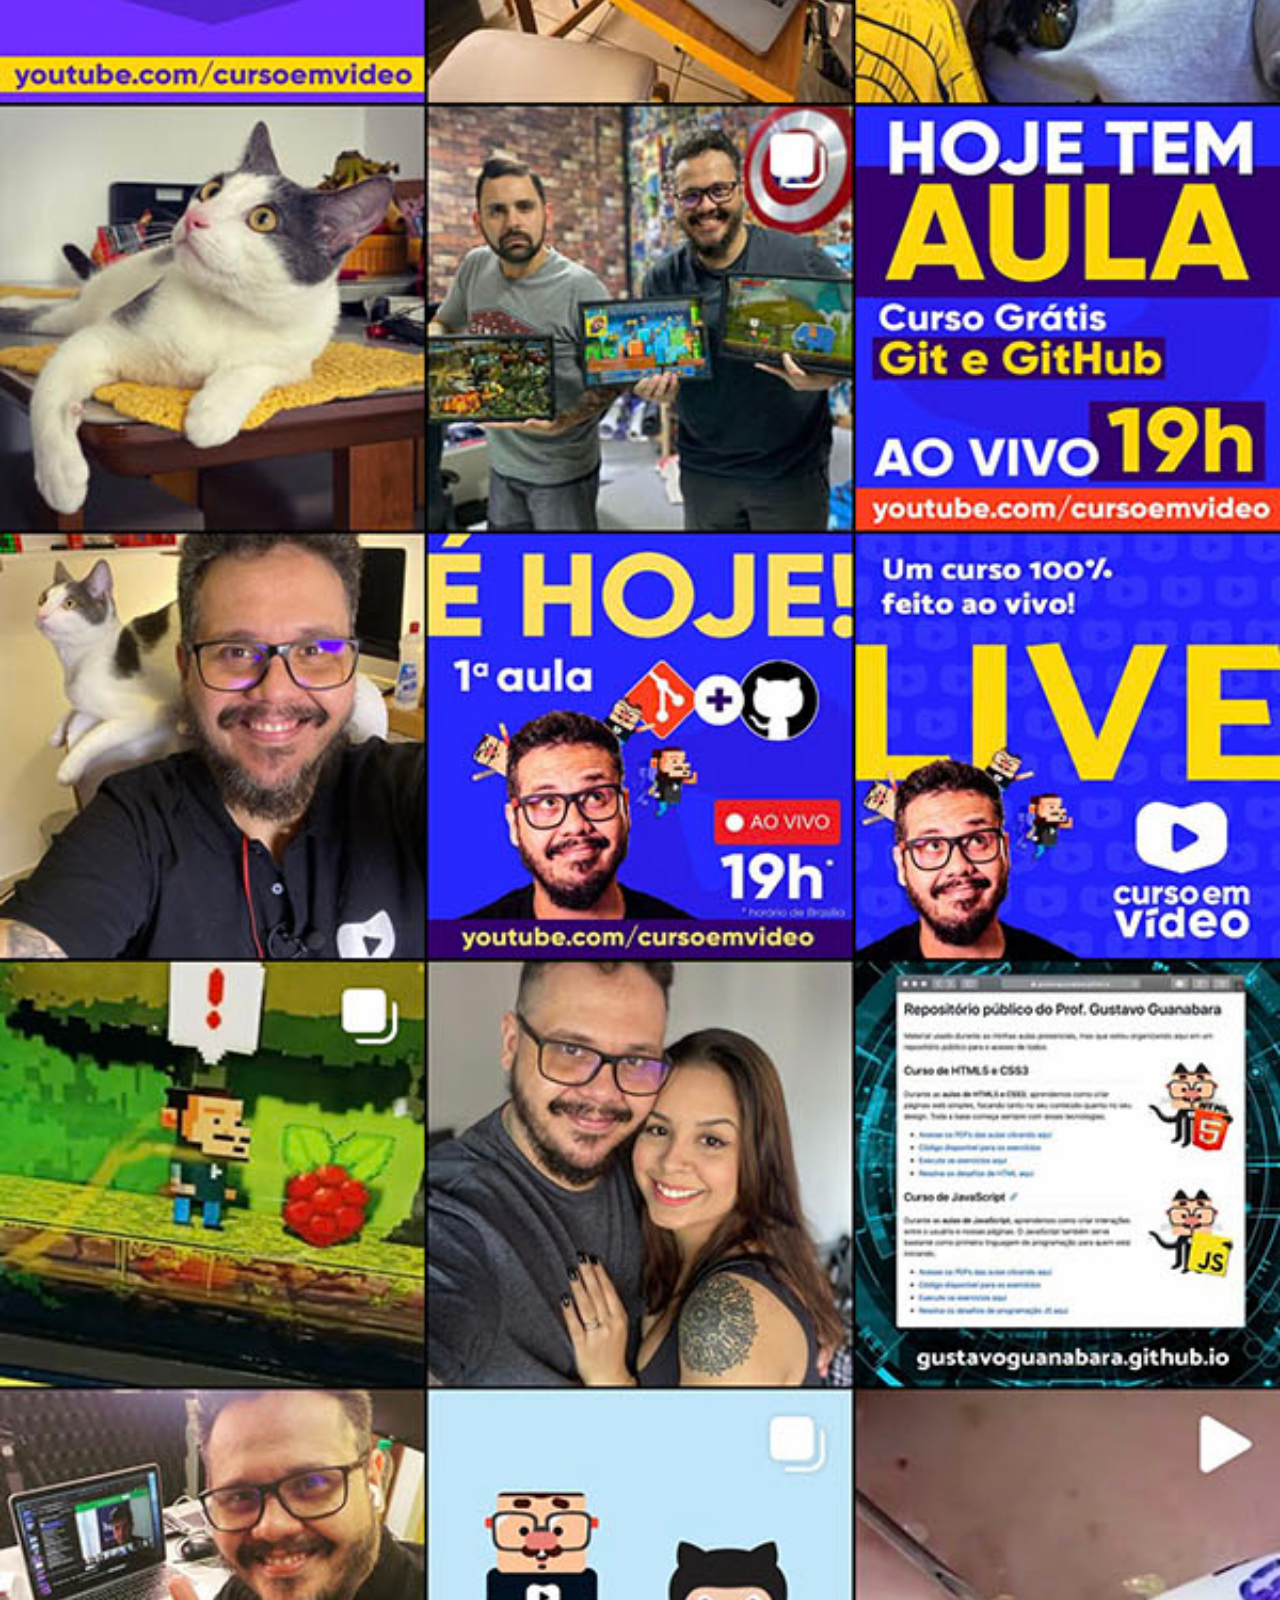
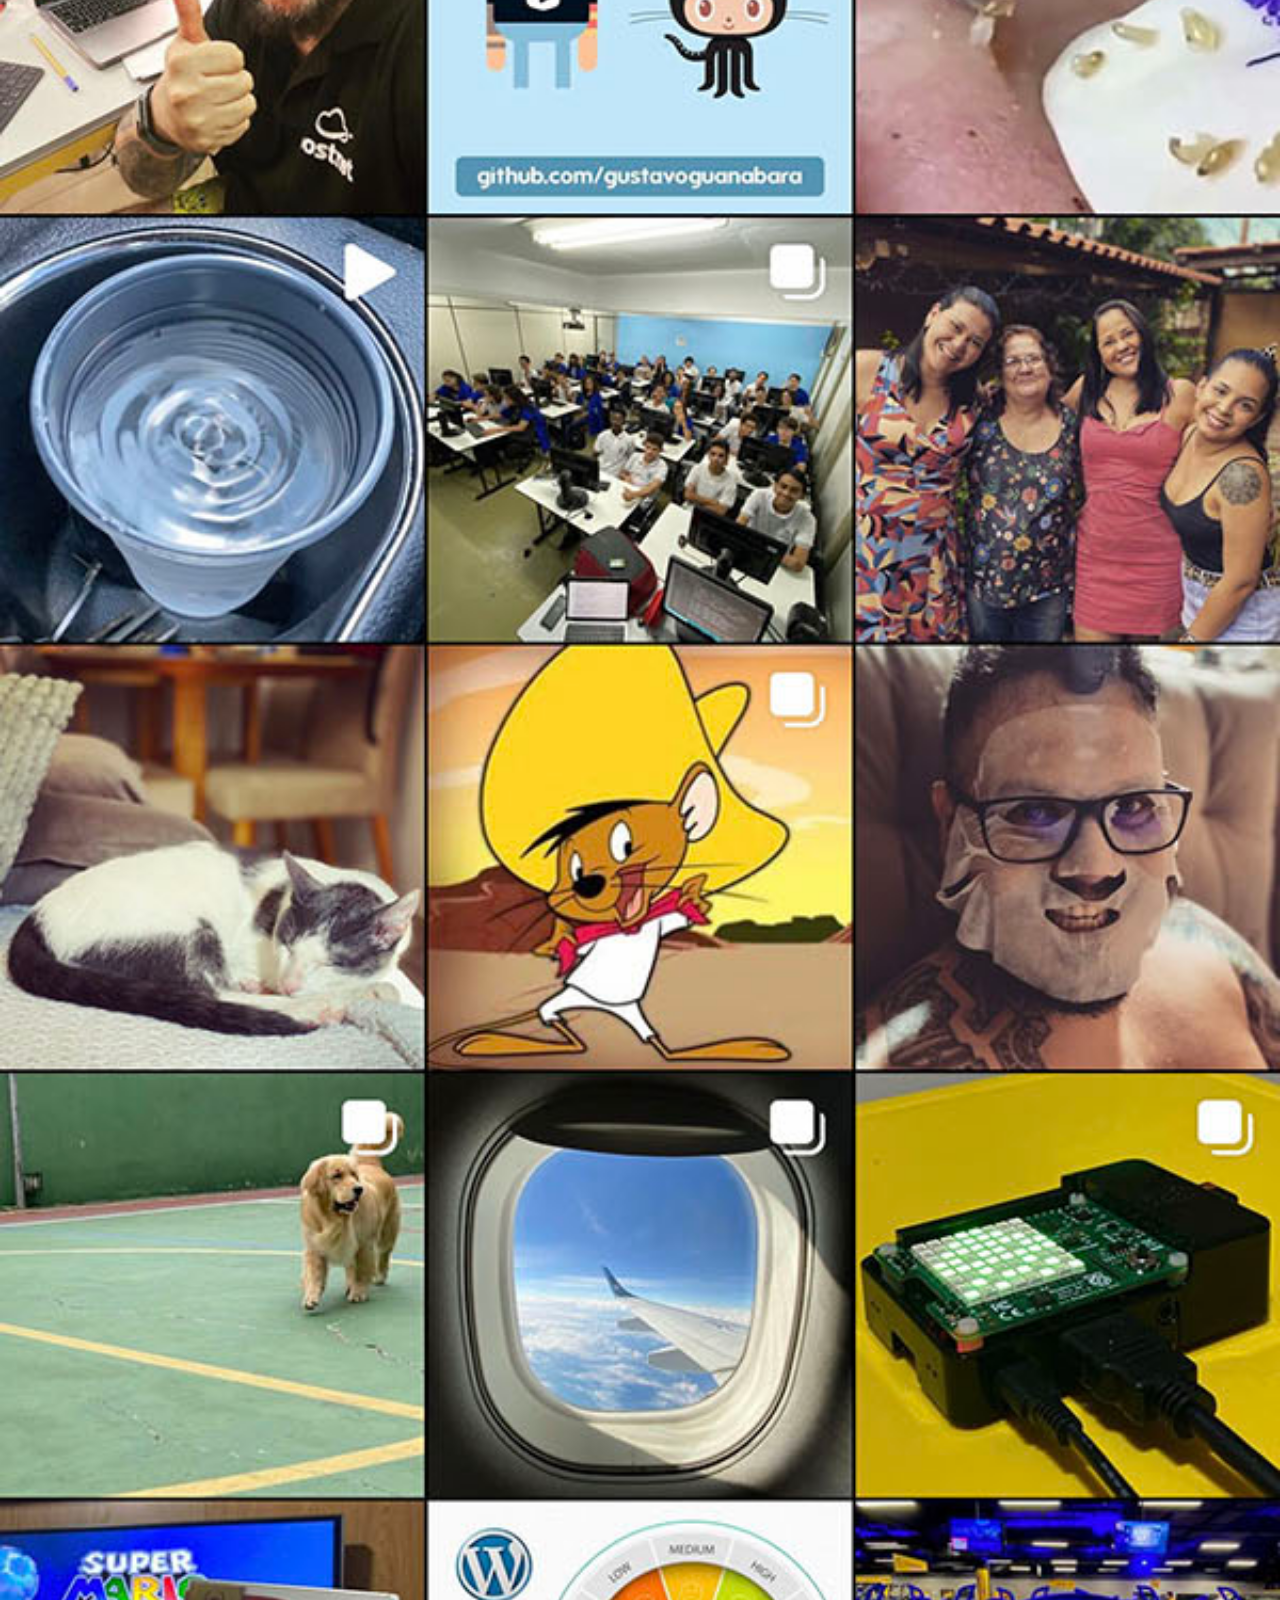
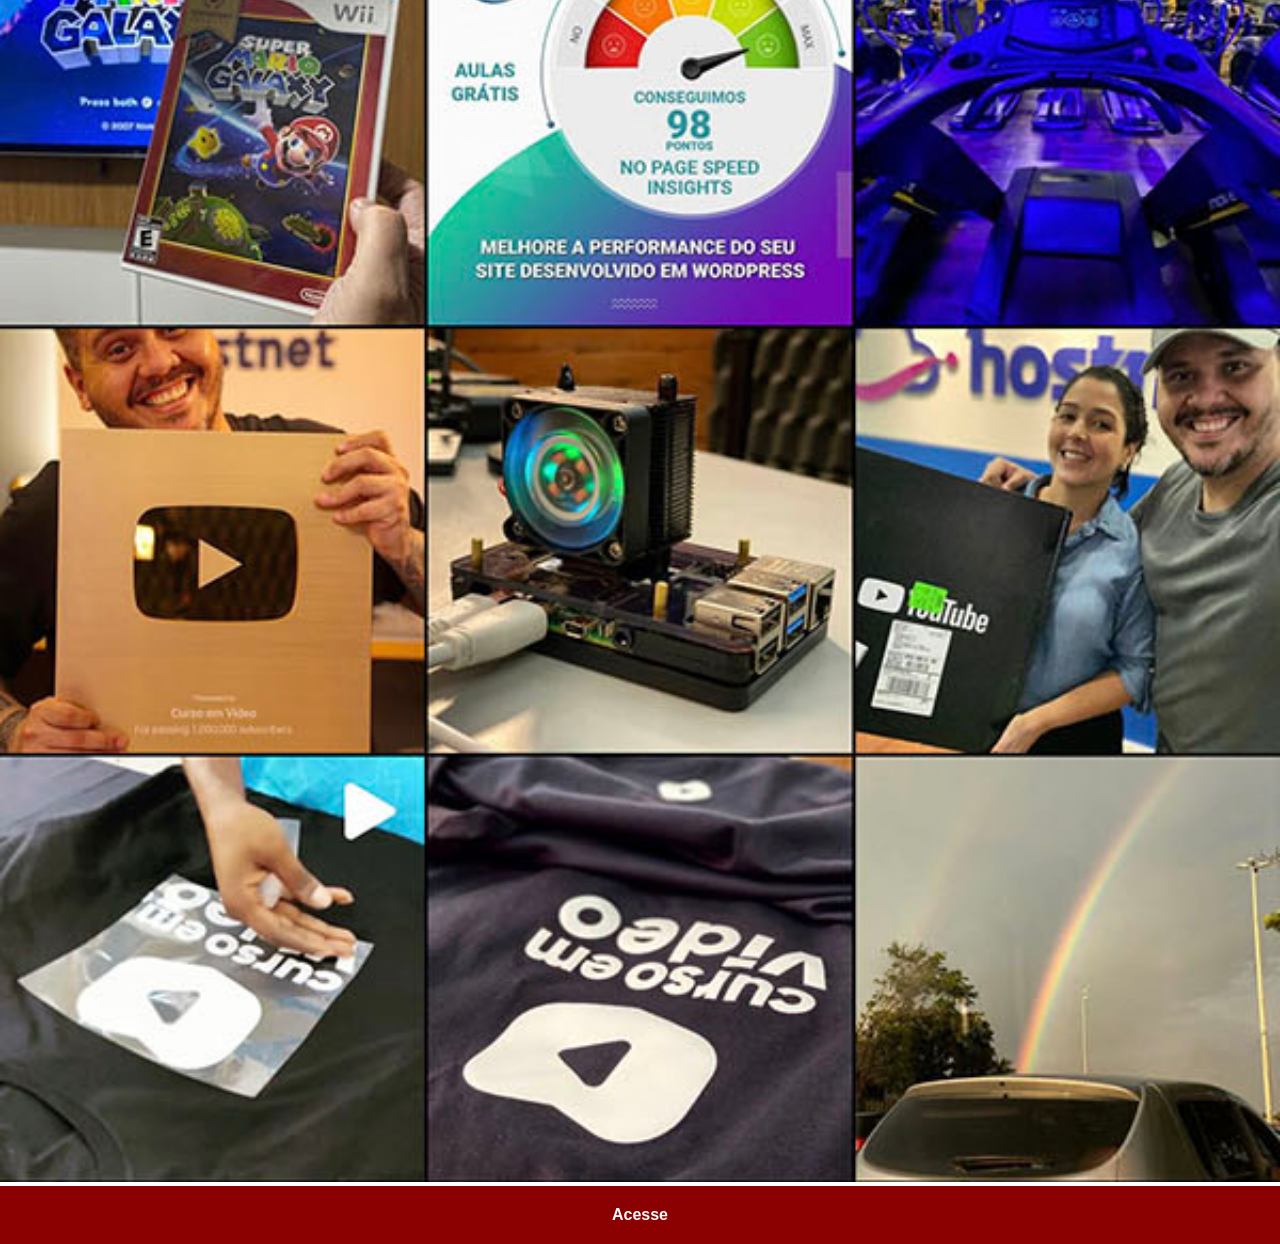
<file: instagram.html>
<!DOCTYPE html>
<html lang="pt-br">
<head>
    <meta charset="UTF-8">
    <meta name="viewport" content="width=device-width, initial-scale=1.0">
    <title>Instagram</title>
    <link rel="stylesheet" href="estilo/social.css">
</head>
<body>
    <img src="imagens/tela-instagram.jpg" alt="Instagram">
    <a href="https://www.instagram.com/gustavoguanabara/">Acesse</a>
</body>
</html>
</file>
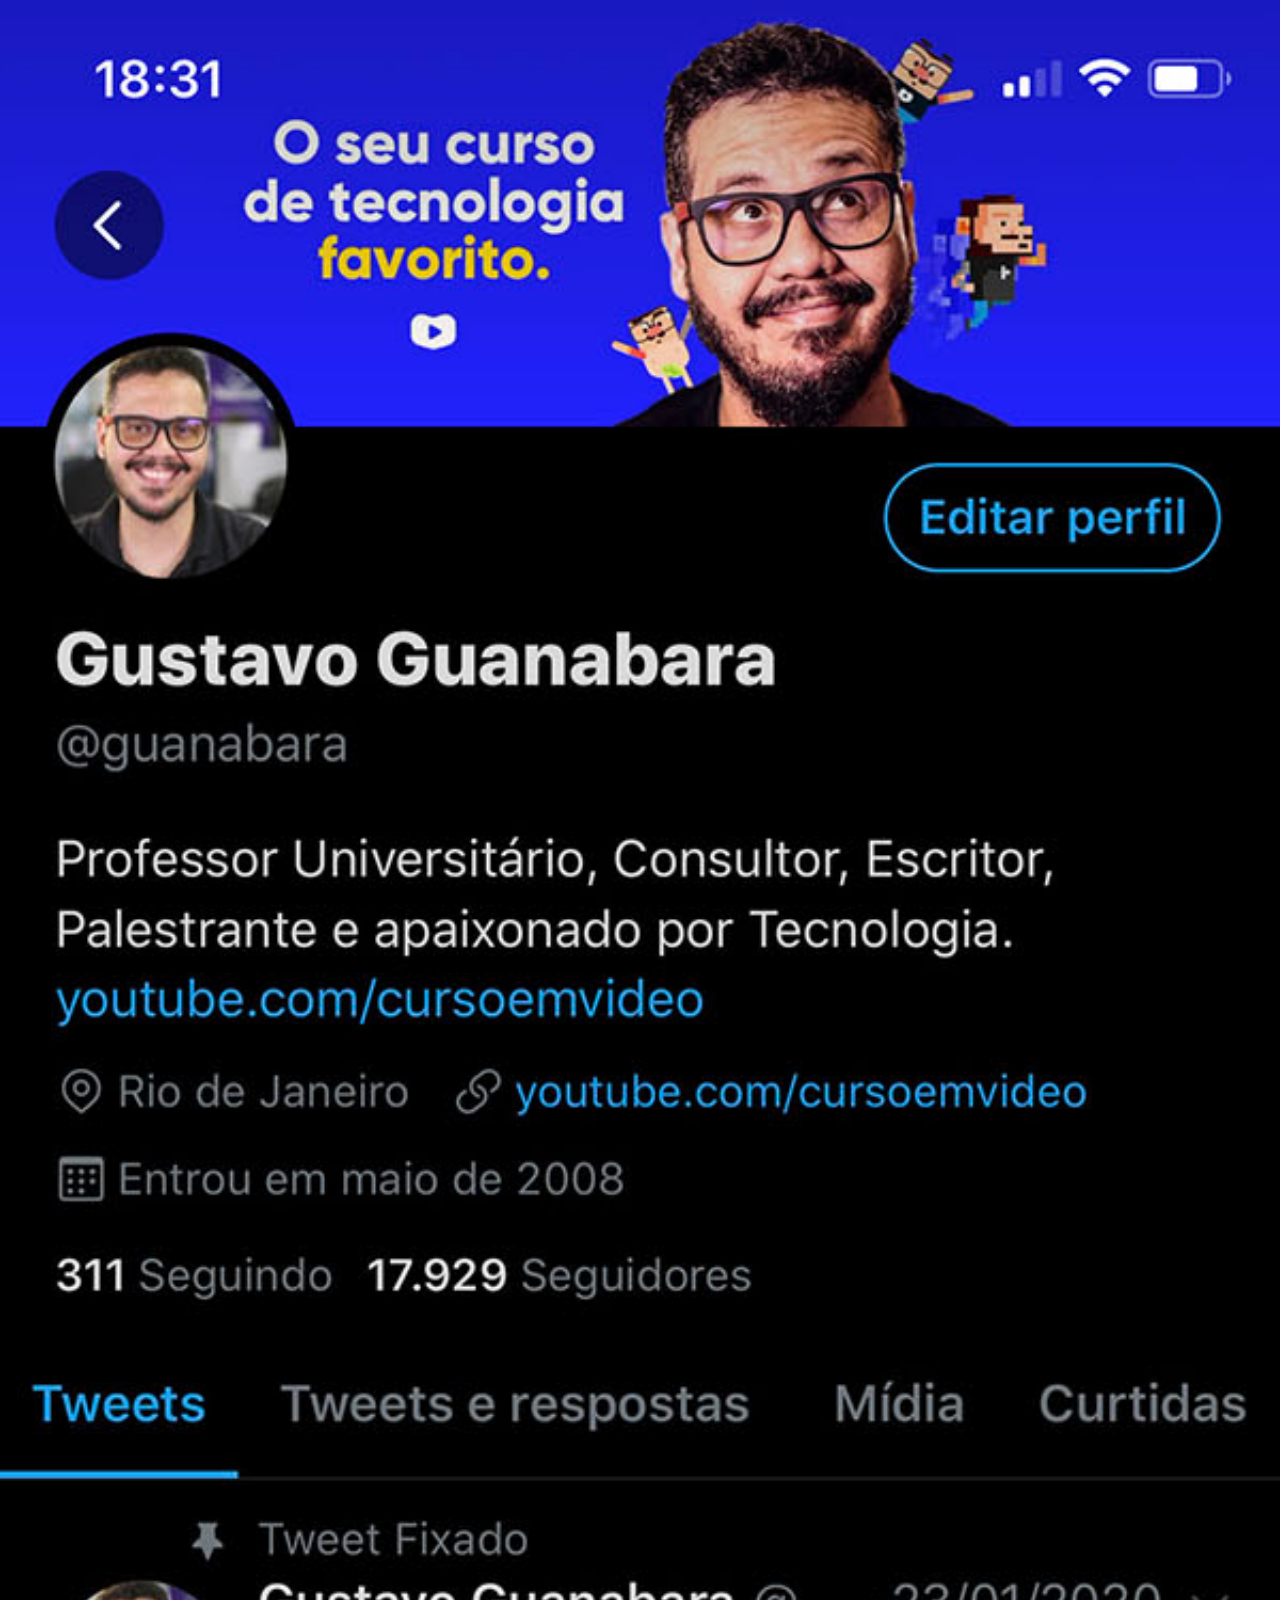
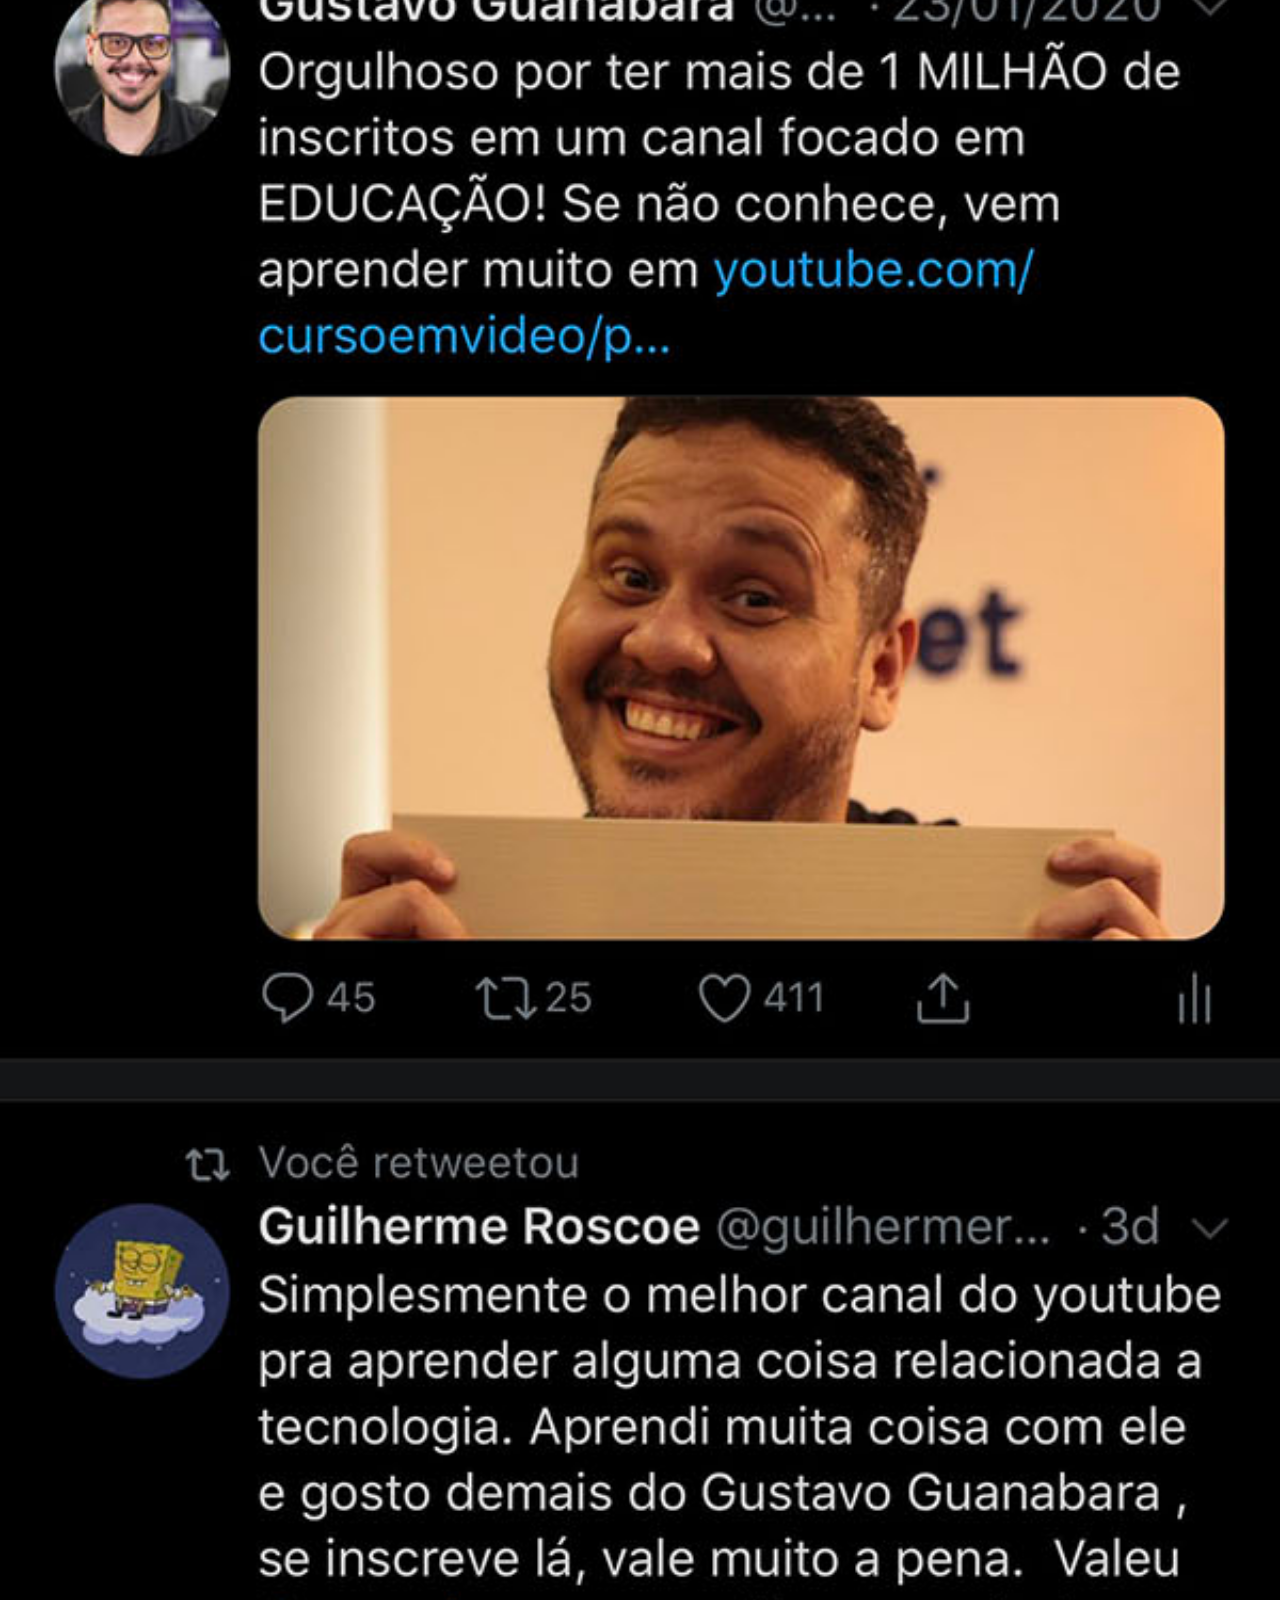
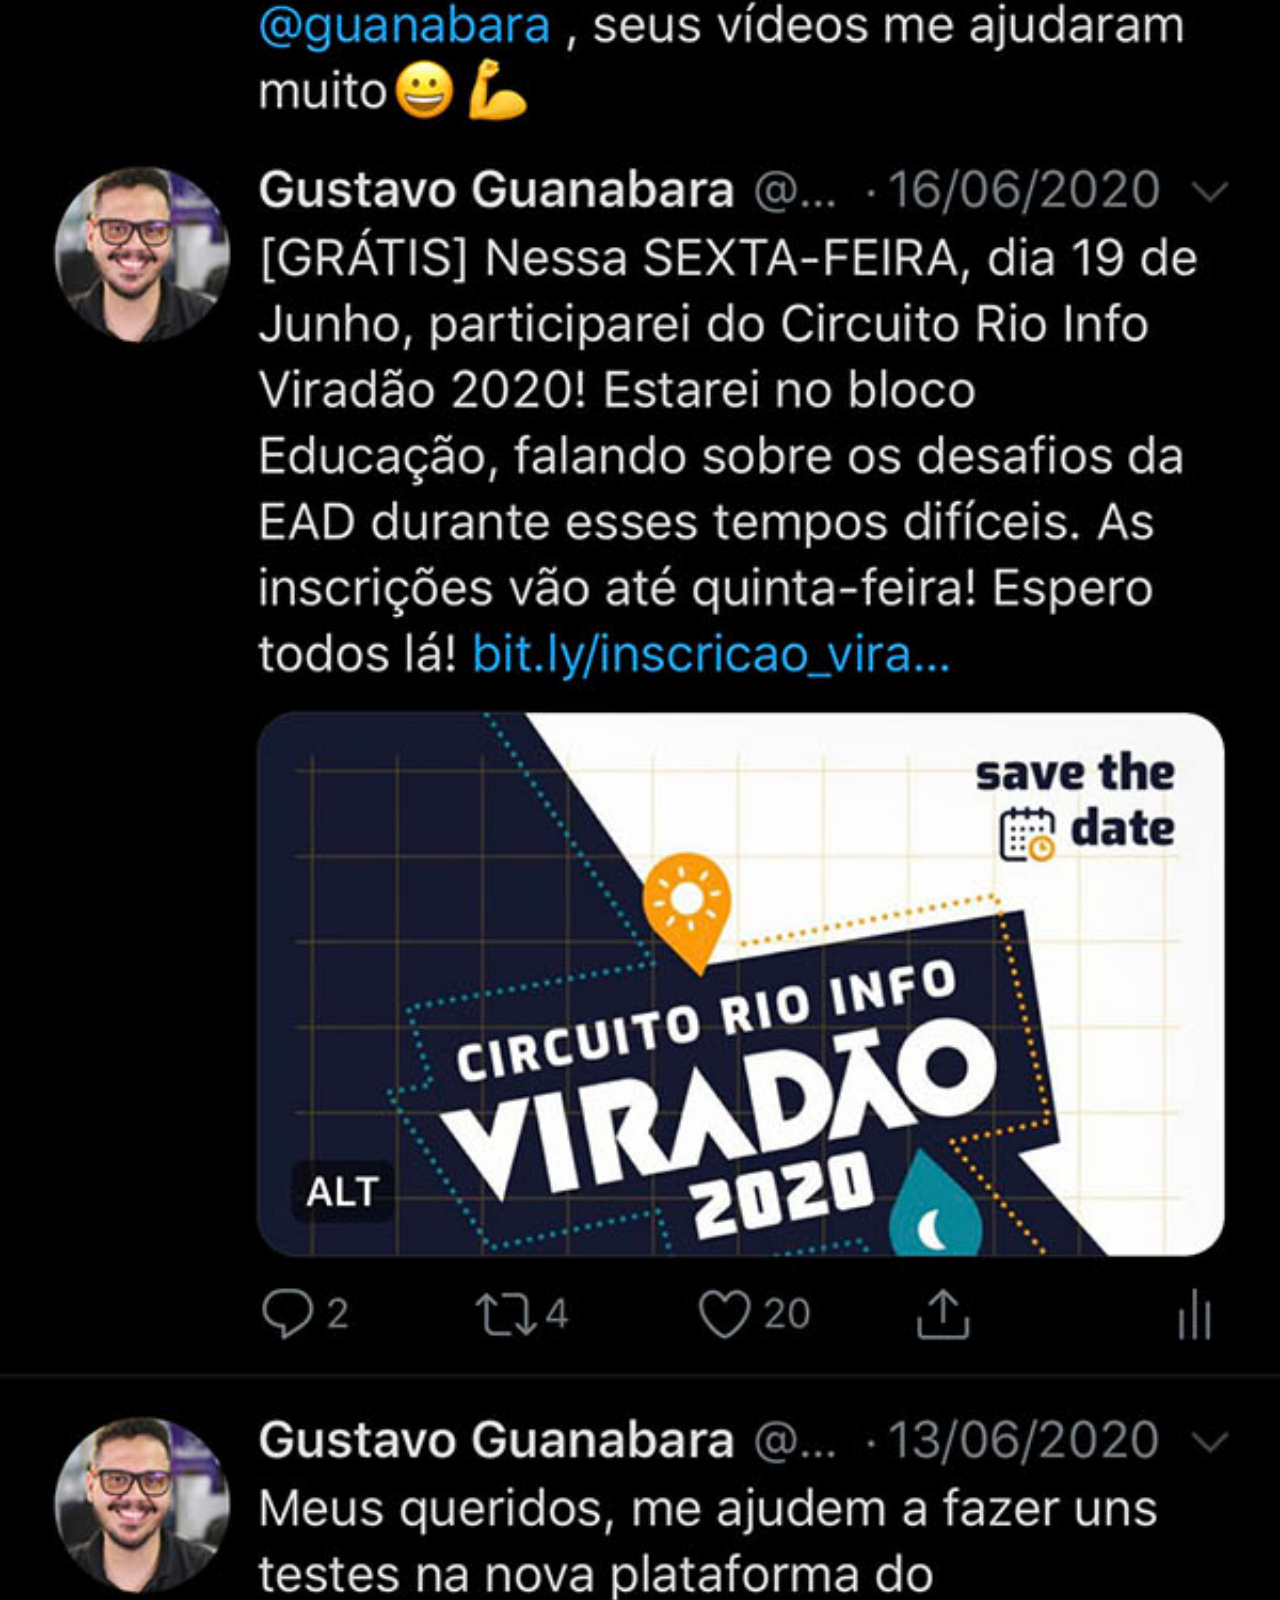
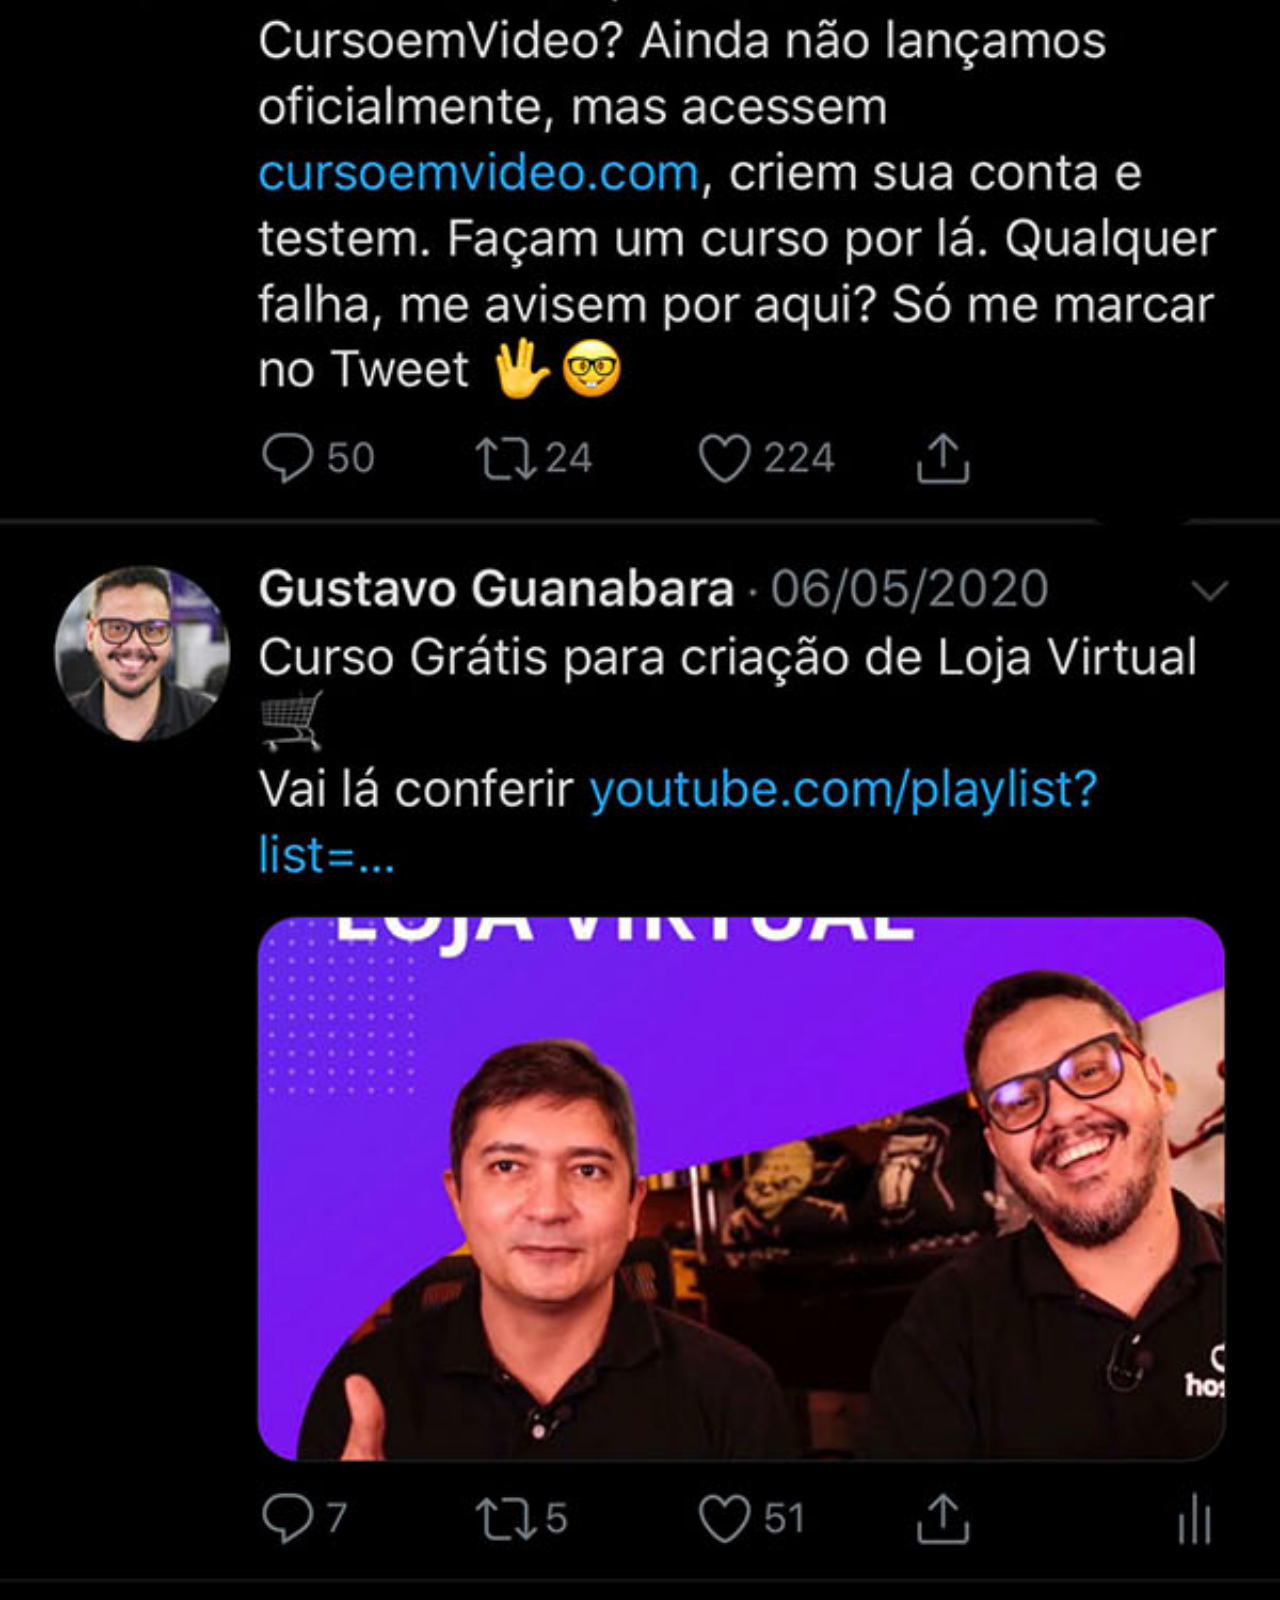
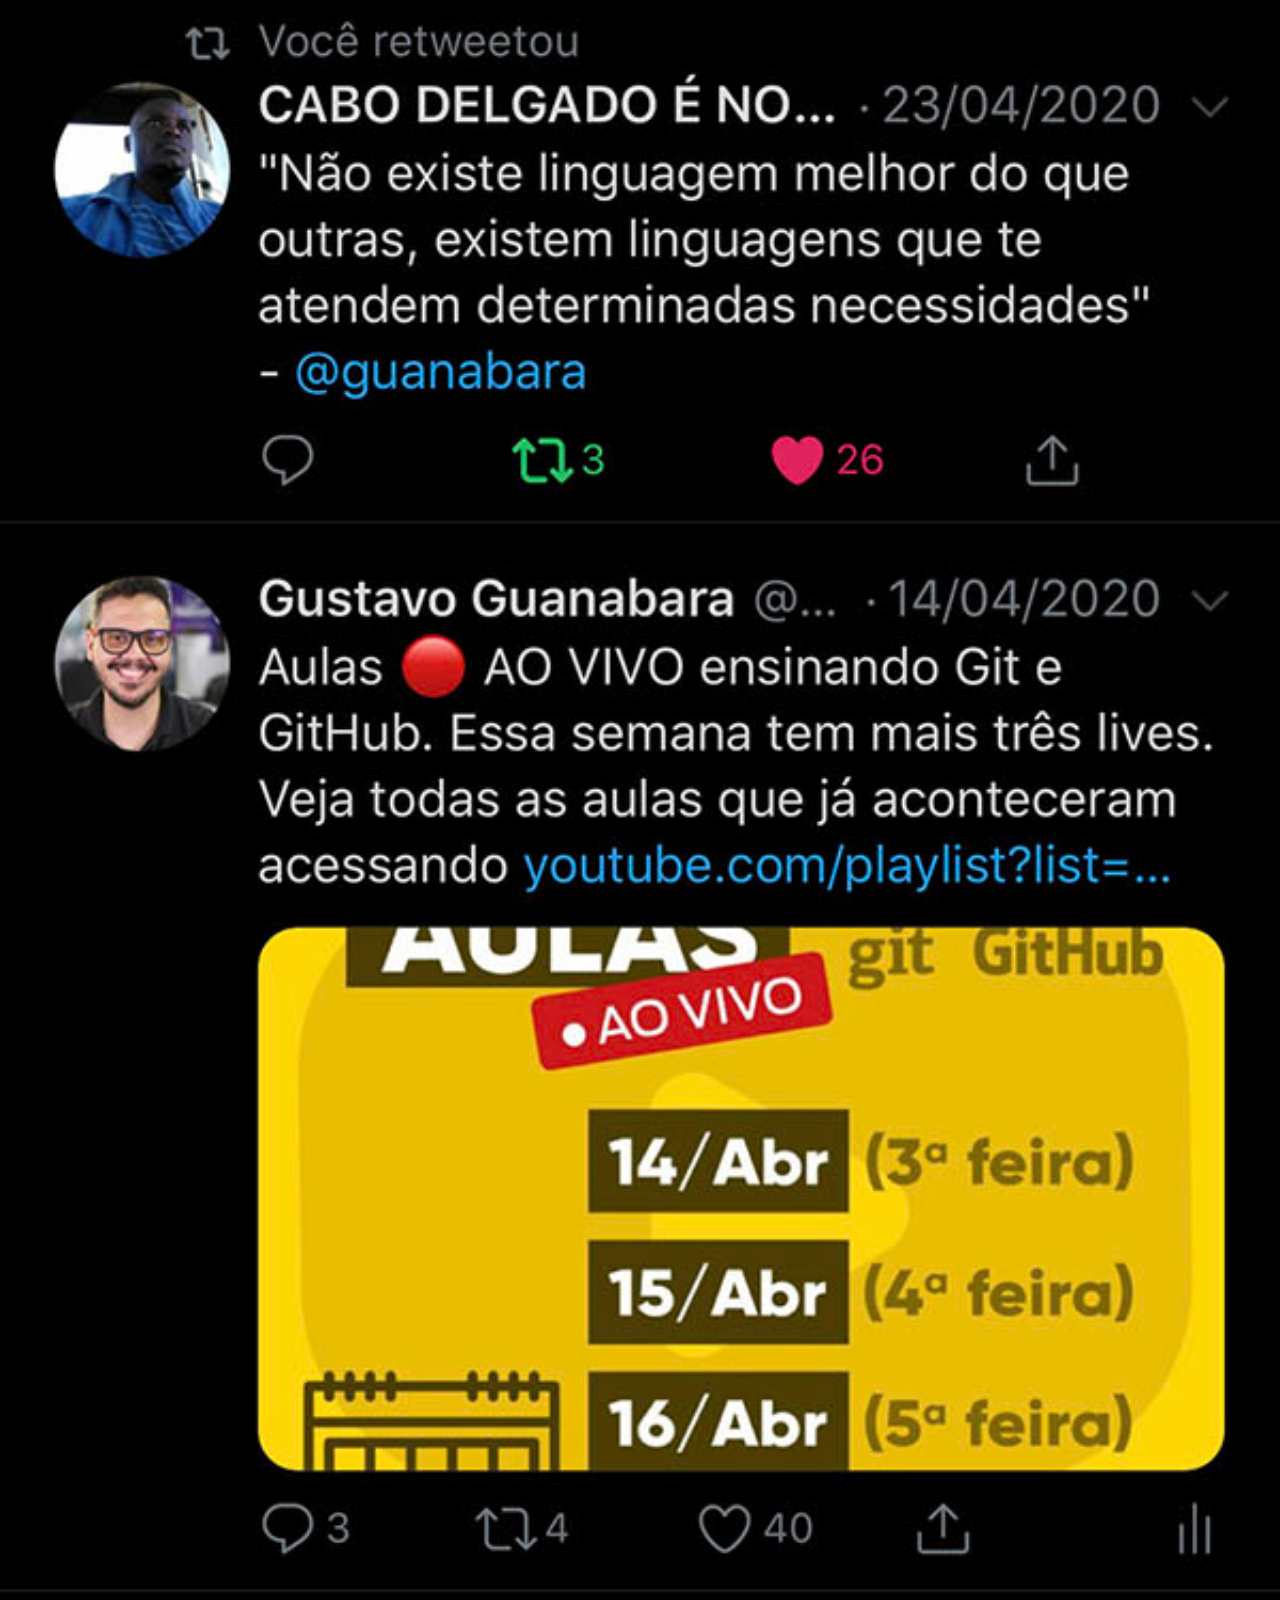
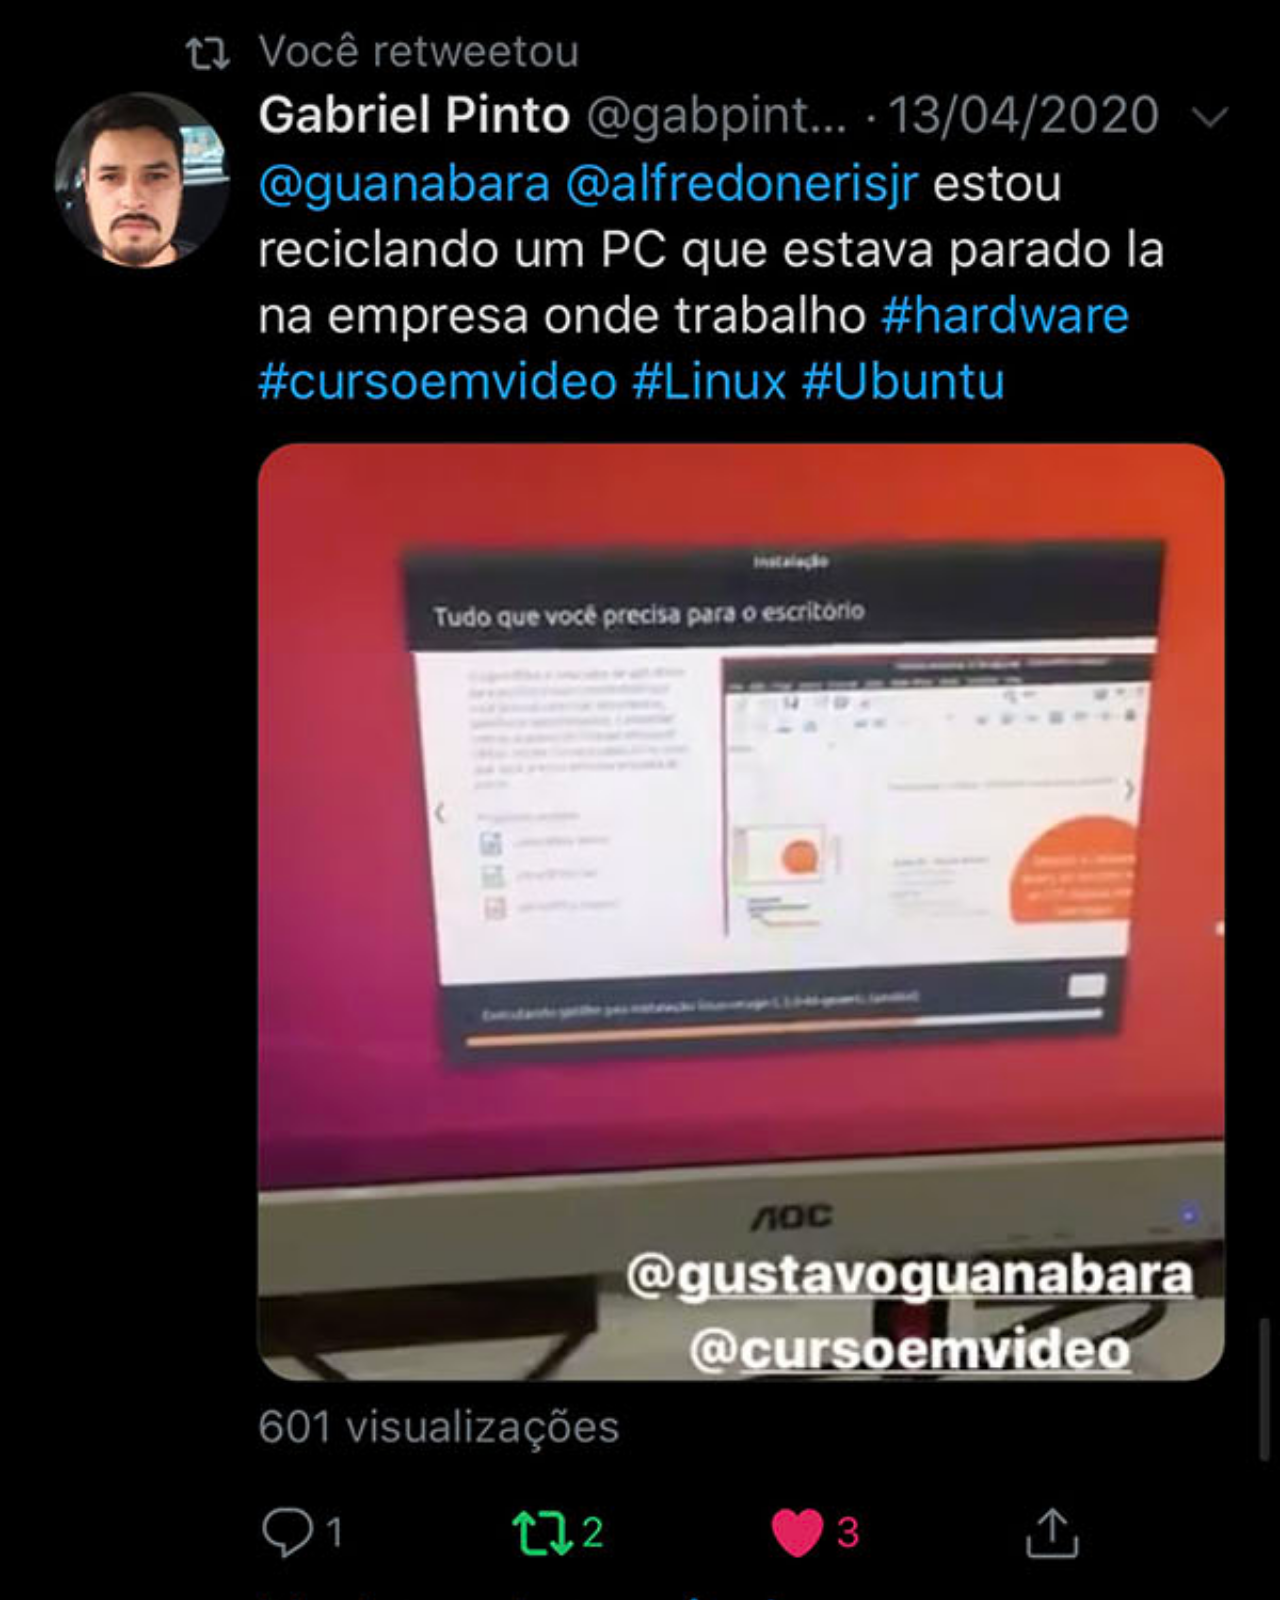
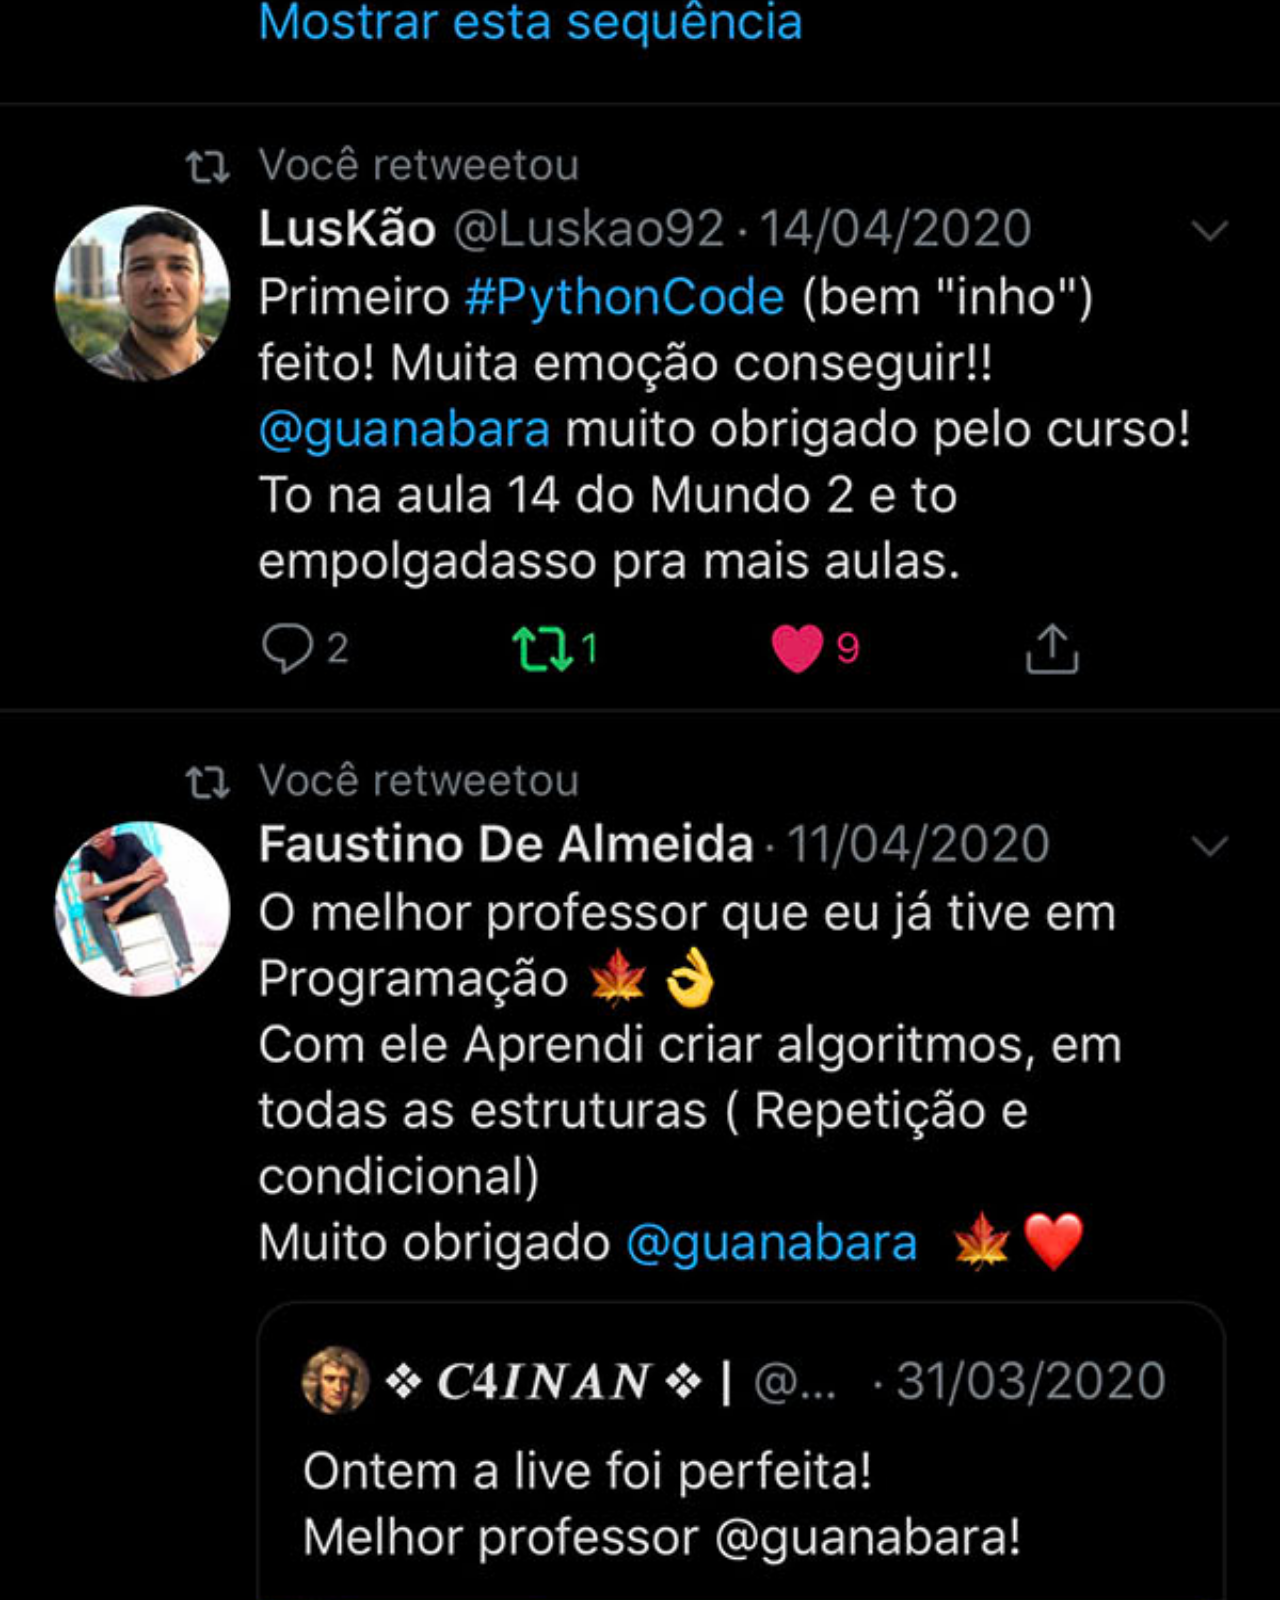
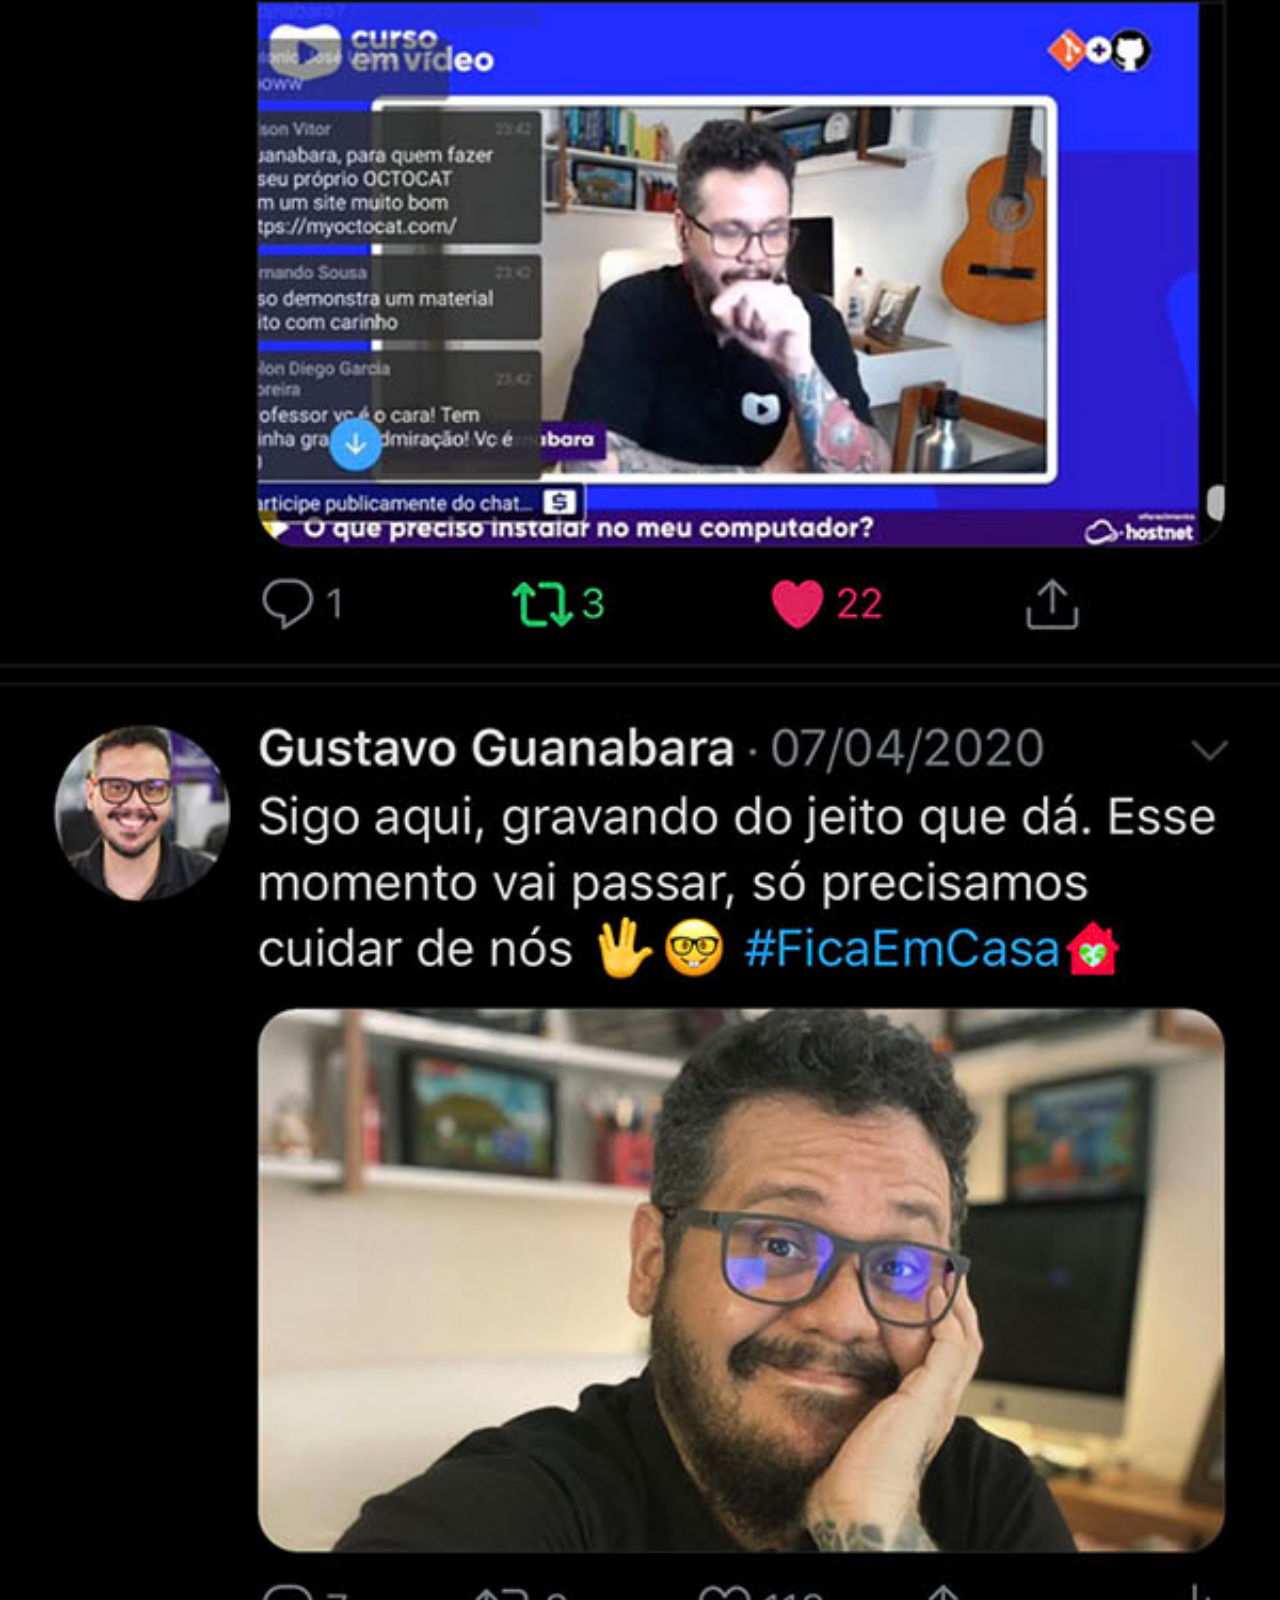
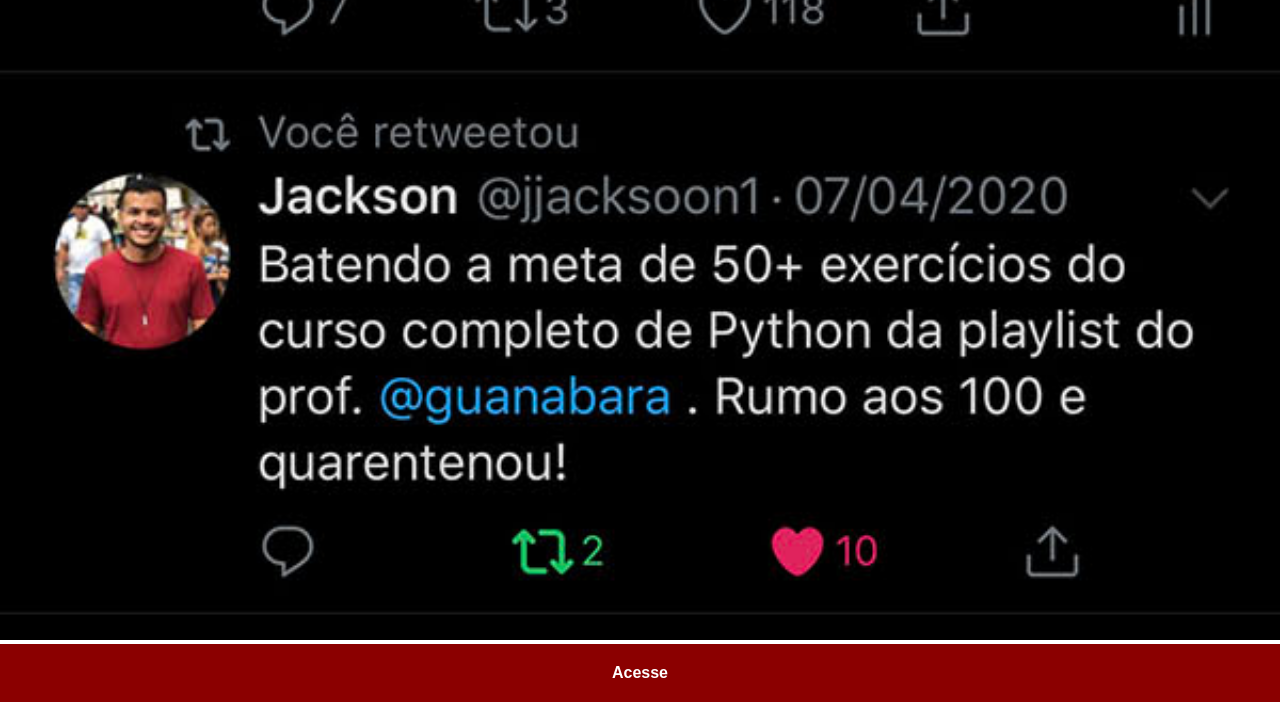
<file: twitter.html>
<!DOCTYPE html>
<html lang="pt-br">
<head>
    <meta charset="UTF-8">
    <meta name="viewport" content="width=device-width, initial-scale=1.0">
    <title>Twitter</title>
    <link rel="stylesheet" href="estilo/social.css">
</head>
<body>
    <img src="imagens/tela-twitter.jpg" alt="Twitter">
    <a href="https://x.com/guanabara?lang=pt" target="_blank">Acesse</a>
</body>
</html>
</file>
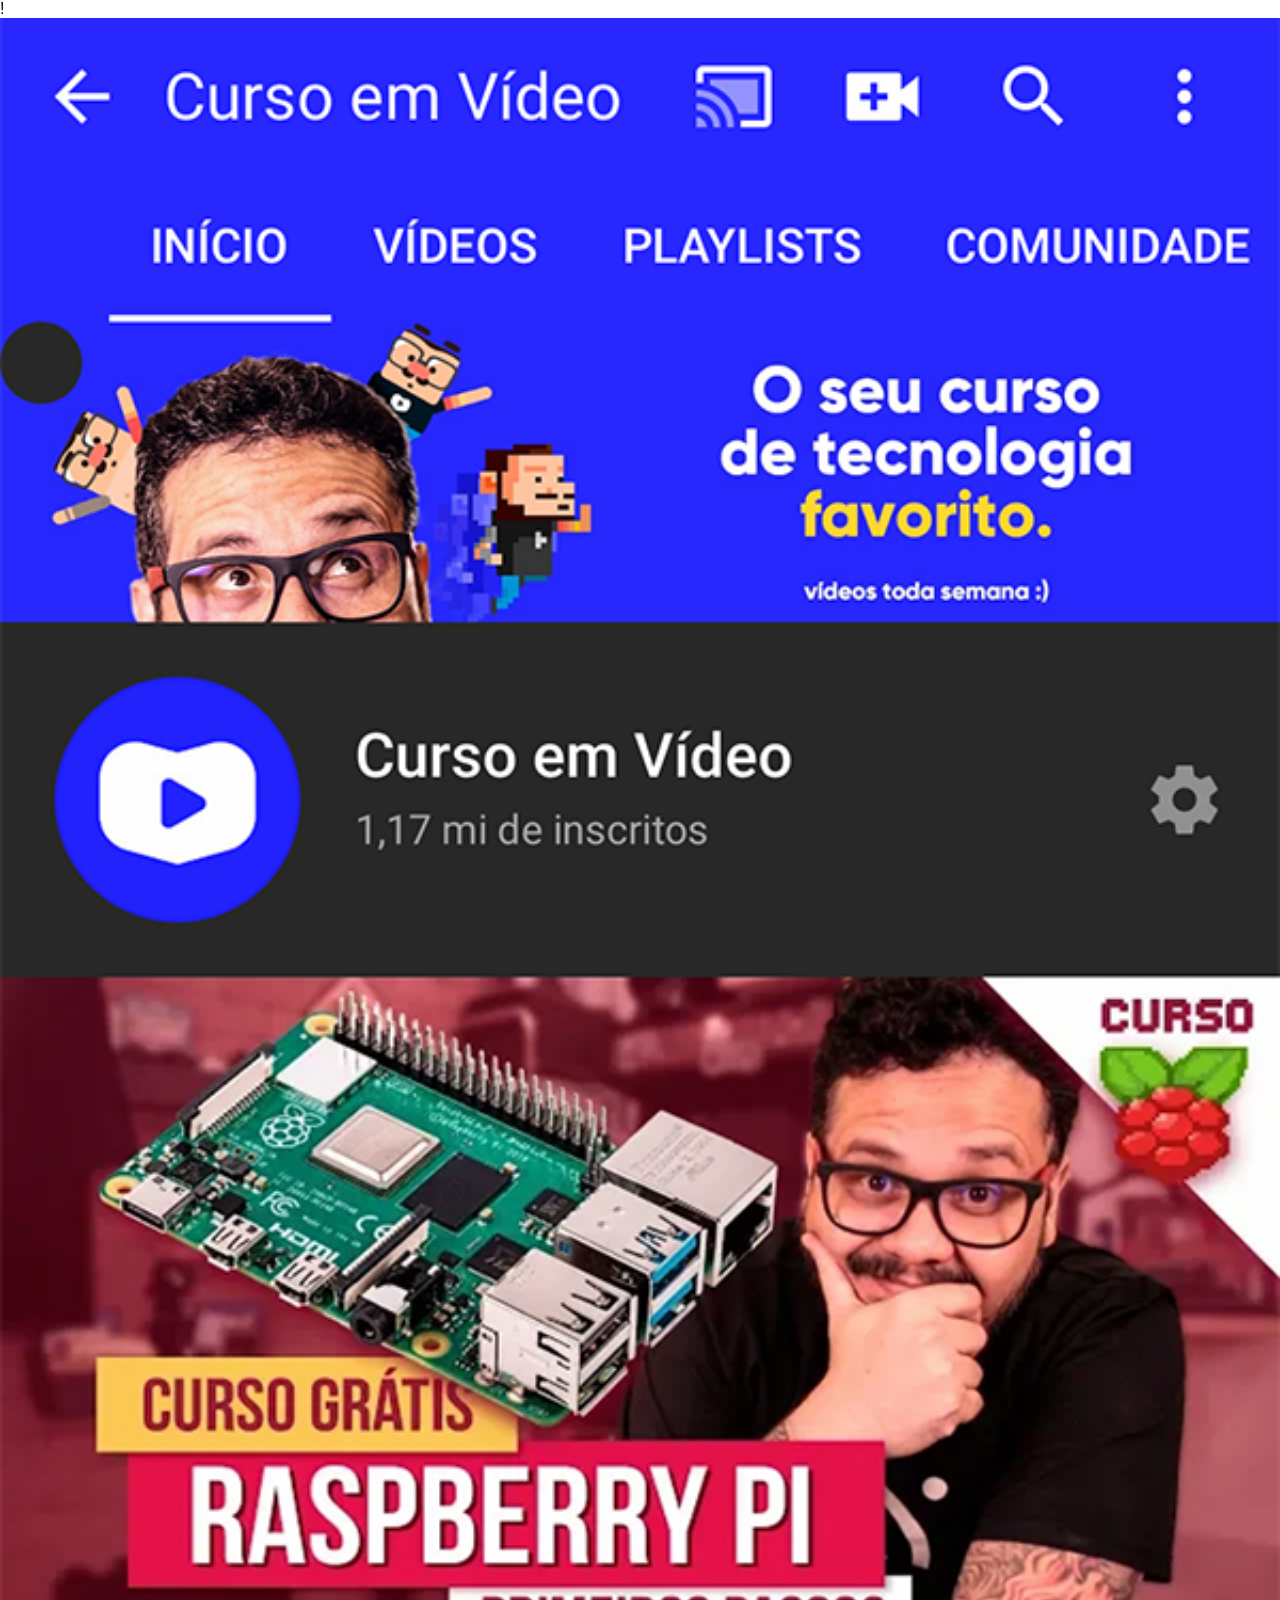
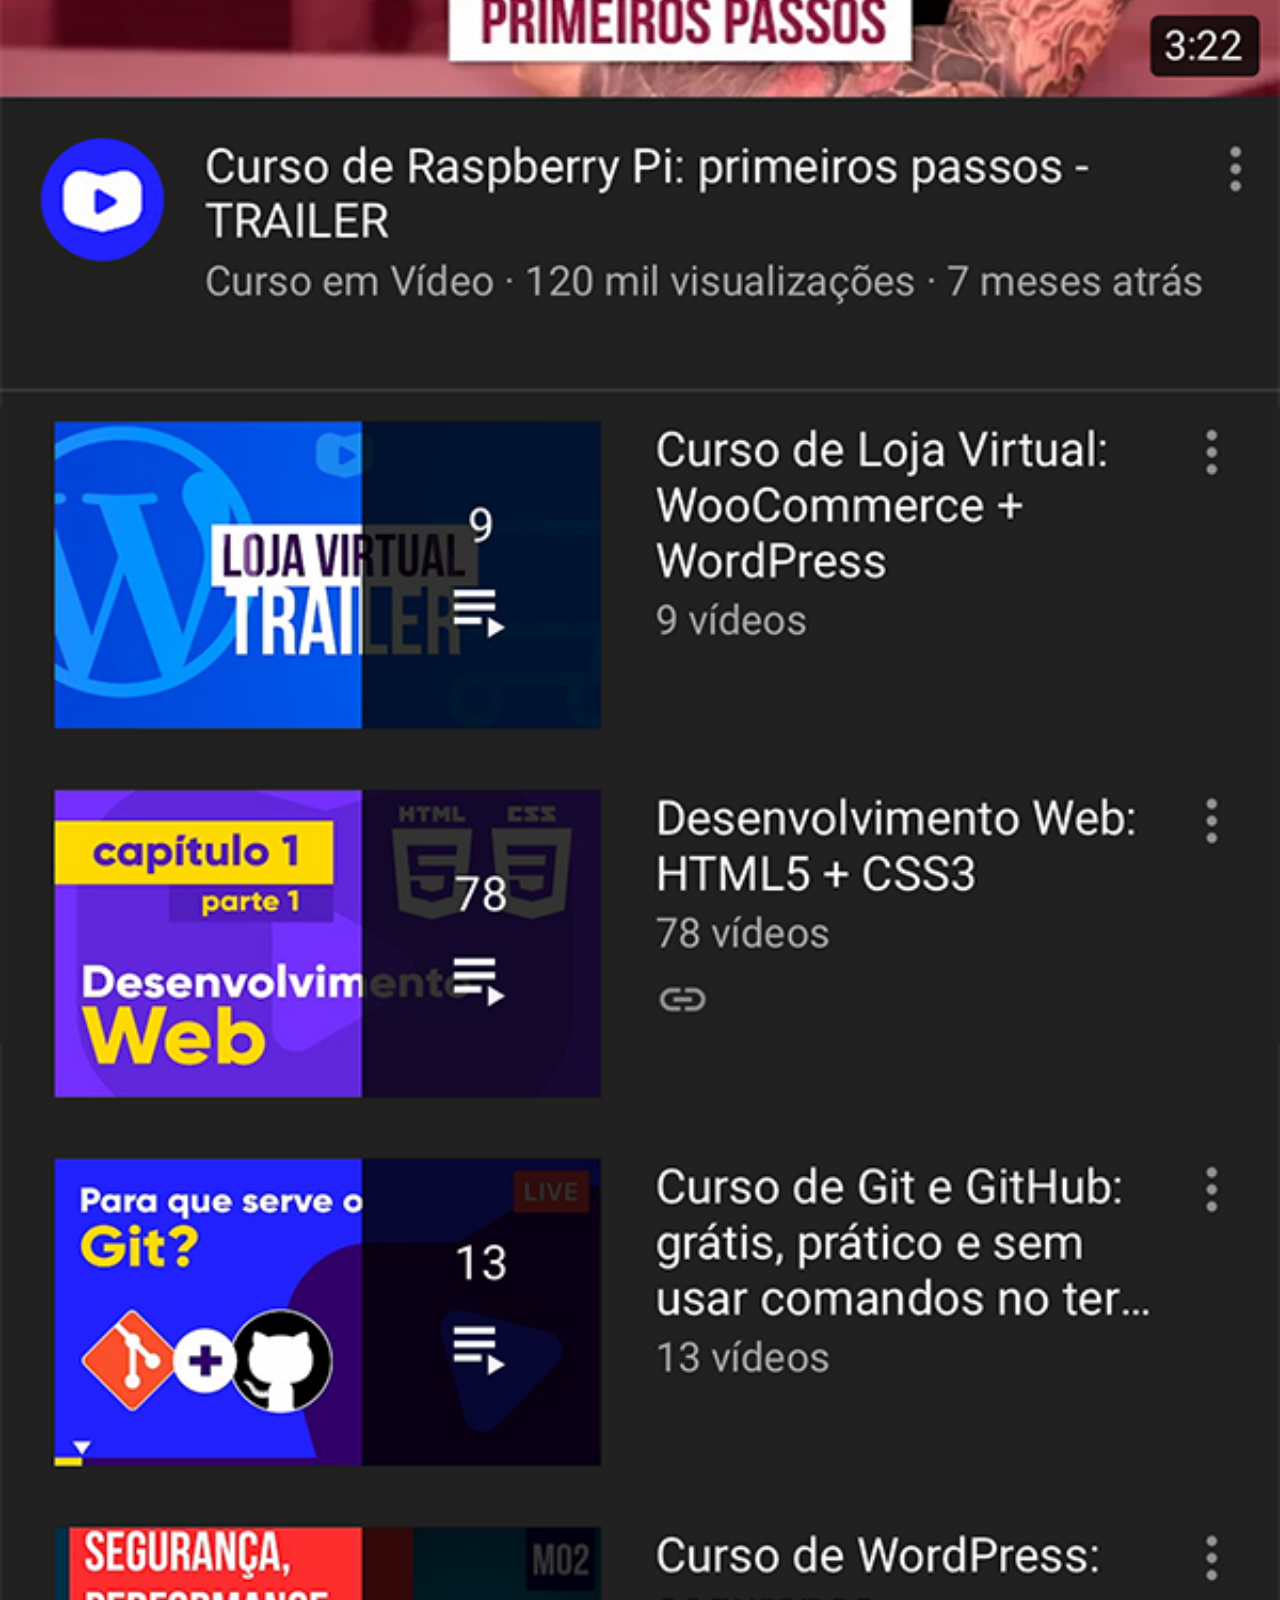
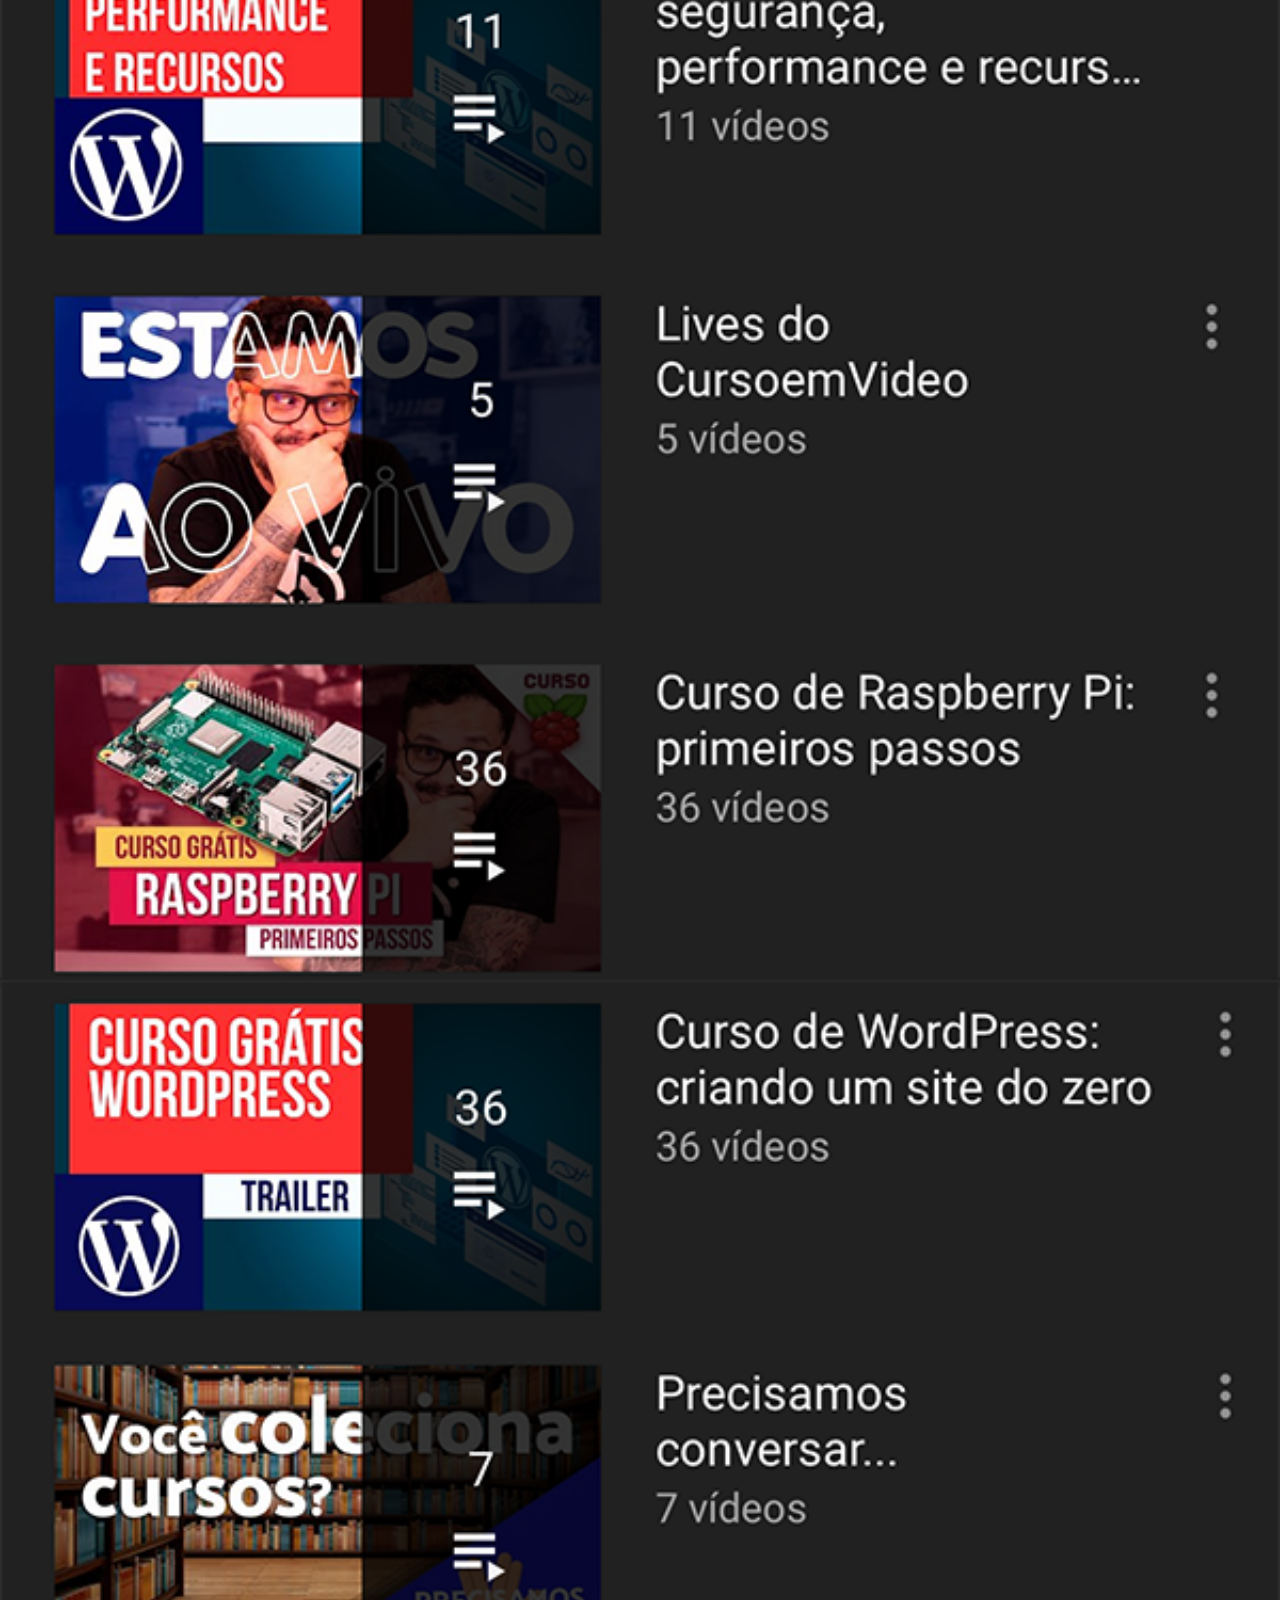
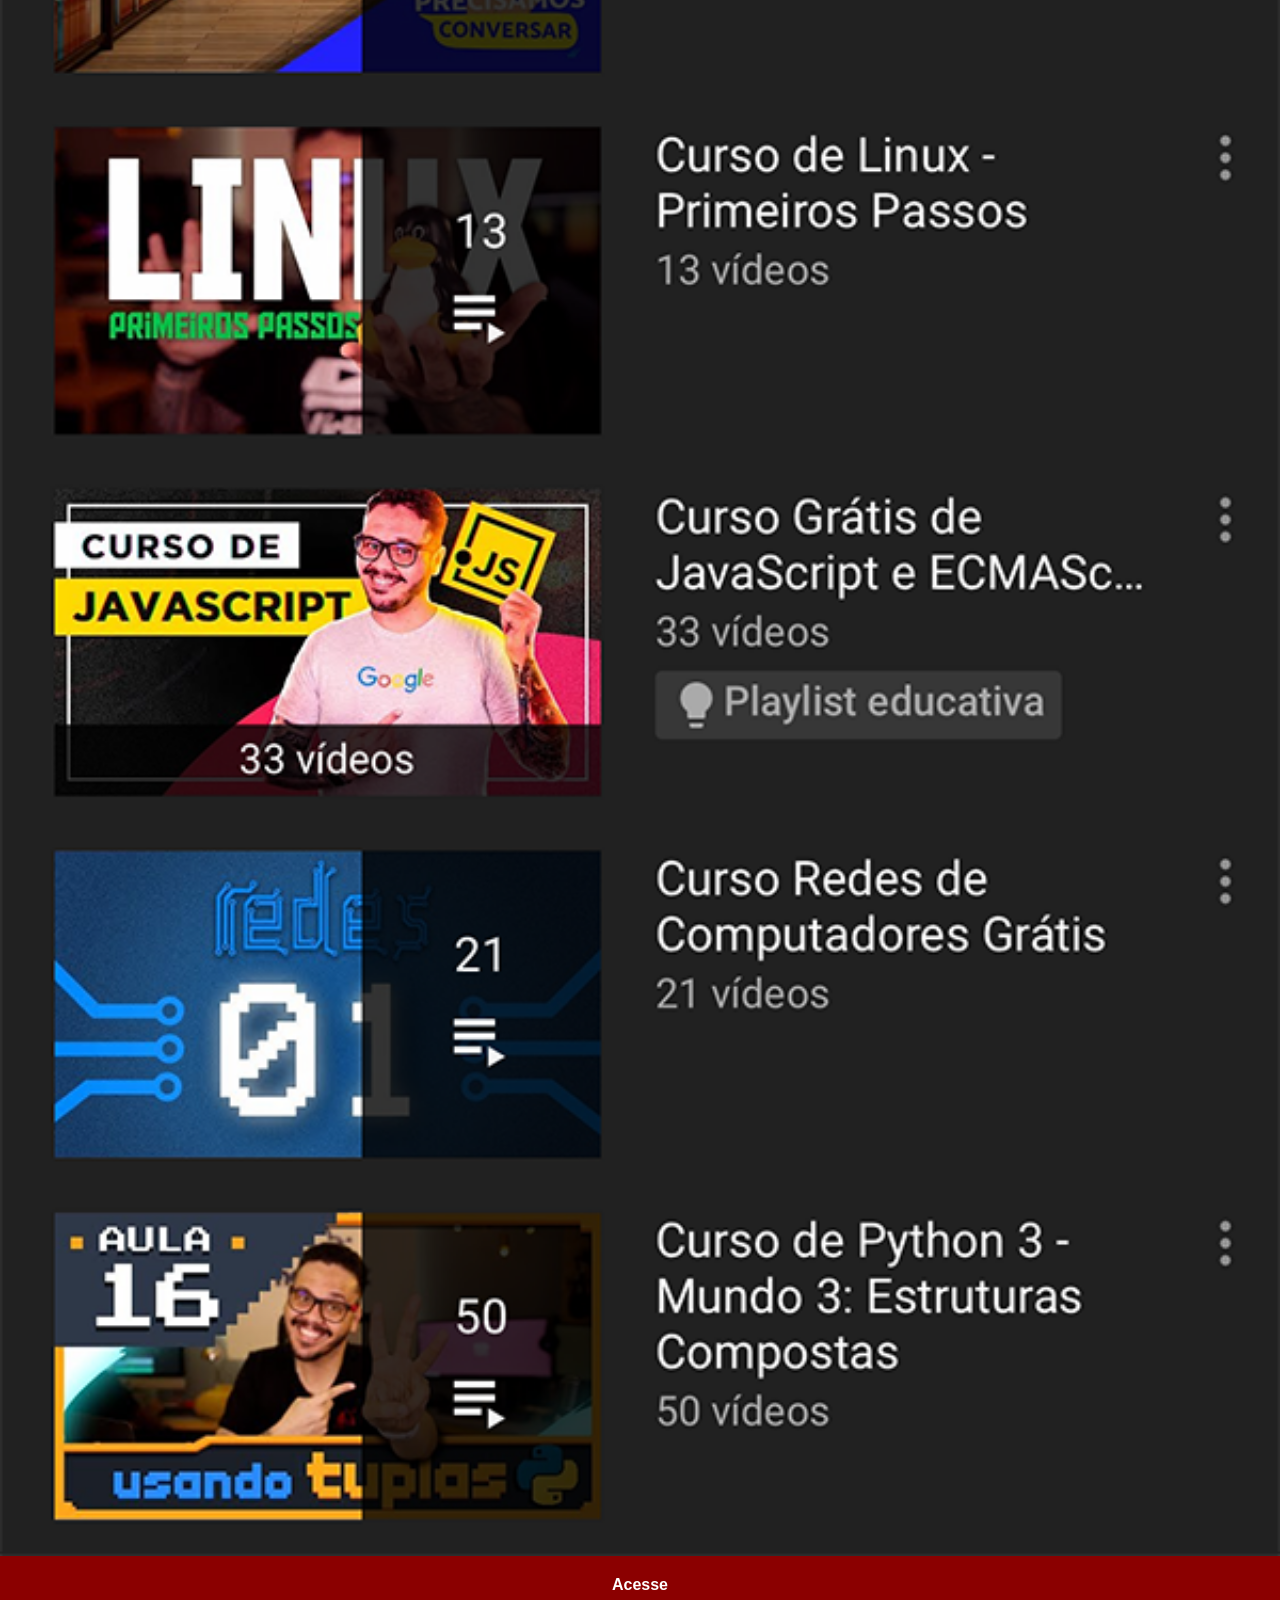
<file: youtube.html>
!<!DOCTYPE html>
<html lang="pt-br">
<head>
    <meta charset="UTF-8">
    <meta name="viewport" content="width=device-width, initial-scale=1.0">
    <title>YouTube</title>
    <link rel="stylesheet" href="estilo/social.css">
</head>
    
<body>
    <img src="imagens/tela-youtube.png" alt="youtube">
    <a href="https://www.youtube.com/@cursoemvideo/playlists" target="_blank">Acesse</a>
</body>
</html>
</file>
<file: estilo/style.css>
@charset "UTF-8";



* {
    margin: 0;
    padding: 0;
    font-family: Arial, Helvetica, sans-serif;
    
}


html,body {

    height: 100vh;
    width: 100vw;
    background-color: black;
   
}

body {
    background: url(../imagens/fundo-madeira.jpg) no-repeat top center;
    background-size: cover;
    background-attachment: fixed;
    
}


main {
    position: relative;
    height: 100vh;

}

#telefone {
    position: absolute;
    top: 50%;
    left: 50%;

    height: 627px;
    width: 311px;
    background-image: url(../imagens/frame-iphone.png);
    background-repeat: no-repeat;
    background-size: cover;

    transform: translate( -50%, -50%) ;

}

iframe#tela {
    position: relative;

    top:80px;
    left: 22px;

    height: 470px;
    width: 266px;
}

section#redes-sociais {
    text-align: right;
}


section#redes-sociais img {
    height: 50px;
    border-radius: 100%;
    margin: 10px;
    box-shadow: 2px 2px 5px rgba(0, 0, 0, 0.419);
    box-sizing: border-box;
    
}

section#redes-sociais img:hover {
    border: 2px solid rgba(255, 255, 255, 0.577);
    transform: translate( -3px, -3px);
    box-shadow: 5px 5px 5px rgba(0, 0, 0, 0.419);
    transition: transform 0.5s, border 0.6s;


}
</file>
<file: estilo/social.css>
@charset "utf-8";


        * {
          margin: 0px;
          padding: 0px;
          font-family: Arial, Helvetica, sans-serif;
        }

        ::-webkit-scrollbar{
            height: 0px;
            width: 0px;
        }

        img {
            width: 100vw;
        }

        a {
            display: block;
            background-color: darkred;
            padding: 20px;
            color: white;
            text-decoration: none;
            font-weight: bolder;
            text-align: center;
            
        }

        a:hover{
            background-color: red;
        }

        body{
            background-size: cover;
        }
</file>
